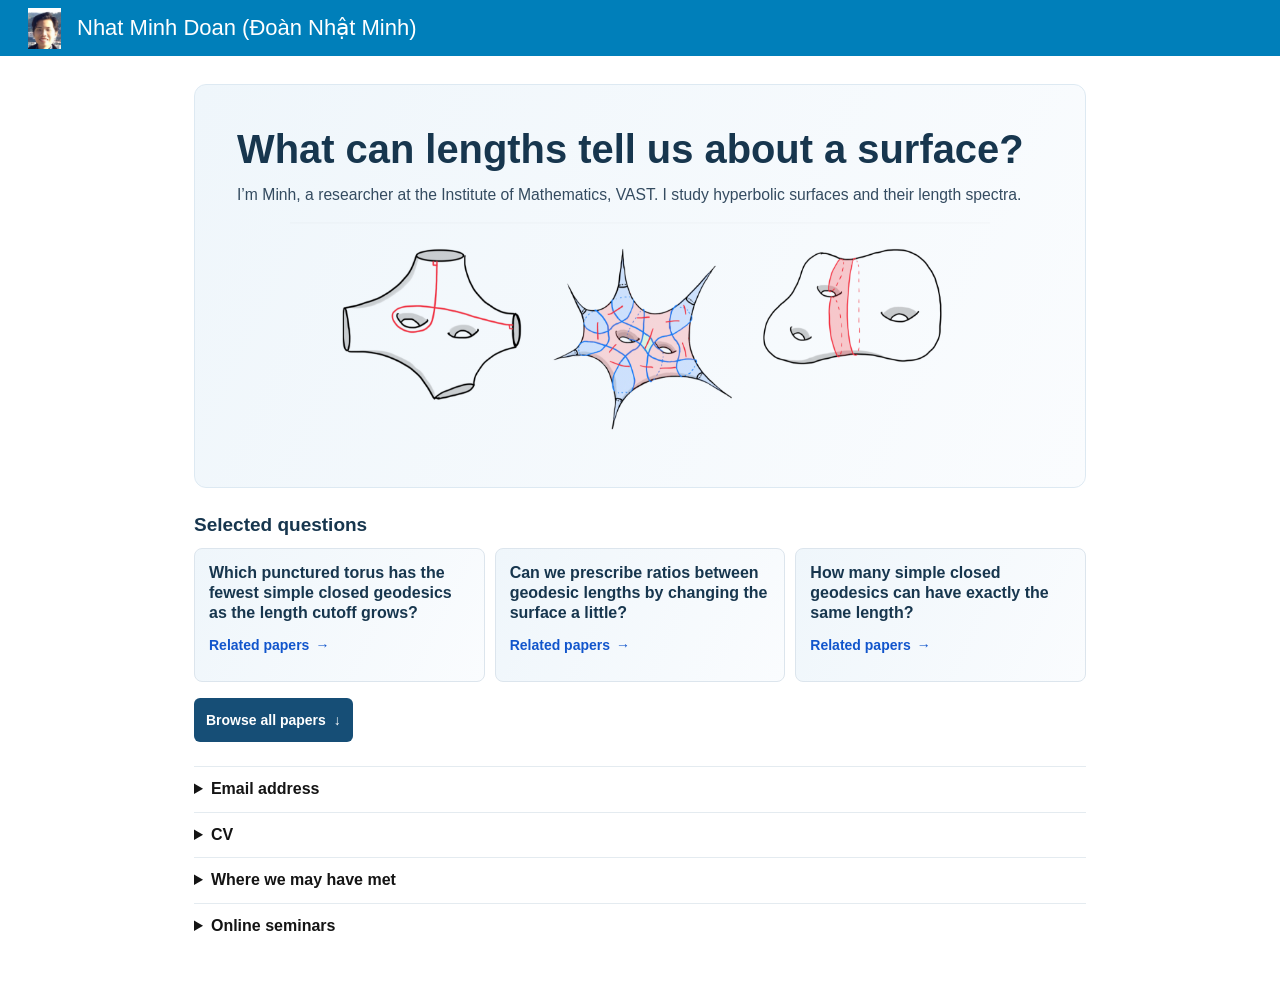
<file: docs/index.html>
<!doctype html>
<html lang="en">
<head>
<meta charset="utf-8">
<!-- Google tag -->
<script>
 (function(){
  var excluded=window['ga-disable-G-0R548MHC6P']===true;
  var url=new URL(window.location.href);
  var preference=url.searchParams.get('exclude_me');
  var ownerActivation=url.searchParams.get('owner_dashboard')==='1';
  if(preference==='1'||ownerActivation)excluded=true;
  try{
   if(preference==='1'||ownerActivation)localStorage.setItem('nhat-minh-doan:analytics-excluded','1');
   if(preference==='0')localStorage.removeItem('nhat-minh-doan:analytics-excluded');
   excluded=excluded||localStorage.getItem('nhat-minh-doan:analytics-excluded')==='1';
  }catch(error){}
  if(preference!==null){
   url.searchParams.delete('exclude_me');
   window.history.replaceState(null,'',url.pathname+url.search+url.hash);
  }
  window.nhatMinhAnalyticsExcluded=excluded;
  window['ga-disable-G-0R548MHC6P']=excluded;
  window.dataLayer = window.dataLayer || [];
  window.gtag=function(){window.dataLayer.push(arguments);};
  if(excluded)return;
  gtag('js', new Date());
  var tag=document.createElement('script');
  tag.async=true;
  tag.src='https://www.googletagmanager.com/gtm.js?id=GTM-NMHRF7PC';
  document.head.appendChild(tag);
 })();
</script>
<!-- End Google tag --><meta name="viewport" content="width=device-width, initial-scale=1">
<title>Nhat Minh Doan (Đoàn Nhật Minh)</title>
<meta name="description" content="Nhat Minh Doan, researcher at the Institute of Mathematics, VAST. Hyperbolic surfaces, length spectra, publications, and contact information.">
<link rel="canonical" href="https://minhmath.github.io/"><link rel="icon" href="assets/favicon.svg" type="image/svg+xml">
<meta property="og:title" content="Nhat Minh Doan (Đoàn Nhật Minh)"><meta property="og:type" content="website"><meta property="og:url" content="https://minhmath.github.io/"><meta property="og:image" content="https://minhmath.github.io/assets/portrait.png">
<link rel="stylesheet" href="assets/site.css?v=c67faffafae4">
<link rel="stylesheet" href="assets/papers.css?v=5d789aa62cdc">
<script>if(window.self!==window.top)location.replace('embed.html'+location.search+location.hash);</script>
<script defer src="assets/site.js?v=731eae763f65" data-catalogue="papers.json"></script>
<script defer src="assets/papers.js?v=59c66432c4aa"></script>
</head>
<body>
<a class="skip-link" href="#main">Skip to main content</a>
<header class="site-header">
 <a class="site-name" href="./"><span class="site-avatar"><img class="site-portrait" src="assets/portrait.png?v=c06f4d04a8ff" width="33" height="41" alt=""></span>Nhat Minh Doan (Đoàn Nhật Minh)</a>
</header>
<main id="main" tabindex="-1">
 <div class="intro content-width">
  <section class="home-intro" aria-labelledby="home-title">
   <h1 id="home-title" class="research-question">What can lengths tell us about a surface?</h1>
   <p class="intro-copy">I’m Minh, a researcher at the Institute of Mathematics, VAST. I study hyperbolic surfaces and their length spectra.</p>
   <figure class="intro-illustration"><img src="assets/surfaces-banner.png?v=8888a01d218e" width="2046" height="652" alt="Illustrations of surfaces, curves, and decompositions"></figure>
  </section>
  <section class="featured-papers" aria-labelledby="featured-heading">
  <h2 id="featured-heading">Selected questions</h2>
  <div class="featured-grid">
   <article class="featured-paper" aria-labelledby="featured-question-geodesic-counts">
    <h3 id="featured-question-geodesic-counts">Which punctured torus has the fewest simple closed geodesics as the length cutoff grows?</h3>
    <a class="featured-action" href="#related-geodesic-counts" data-related-papers="DDD" aria-controls="papers" aria-expanded="false" aria-describedby="featured-question-geodesic-counts">Related papers <span aria-hidden="true">→</span></a>
   </article><article class="featured-paper" aria-labelledby="featured-question-length-ratios">
    <h3 id="featured-question-length-ratios">Can we prescribe ratios between geodesic lengths by changing the surface a little?</h3>
    <a class="featured-action" href="#related-length-ratios" data-related-papers="density" aria-controls="papers" aria-expanded="false" aria-describedby="featured-question-length-ratios">Related papers <span aria-hidden="true">→</span></a>
   </article><article class="featured-paper" aria-labelledby="featured-question-length-multiplicity">
    <h3 id="featured-question-length-multiplicity">How many simple closed geodesics can have exactly the same length?</h3>
    <a class="featured-action" href="#related-length-multiplicity" data-related-papers="DLN SSC" aria-controls="papers" aria-expanded="false" aria-describedby="featured-question-length-multiplicity">Related papers <span aria-hidden="true">→</span></a>
   </article>
  </div>
 </section>
  <details class="bio-section" name="bio-section" id="academic-background">
   <summary>Academic background and links</summary>
   <figure style="margin:12px 0 16px">
    <img src="assets/minh-academic-path.webp?v=de99f80f1b09" width="1620" height="1148" alt="Illustrated academic timeline from Ho Chi Minh City through Nice and Luxembourg to VAST, with a Singapore fellowship branching off the ongoing VAST appointment. A hyperbolic triangle says it is missing some degrees." style="display:block;width:100%;height:auto" loading="lazy" decoding="async">
   </figure>
   <ul class="background-list">
    <li>Researcher (2022–present) at the <a href="https://math.ac.vn/en" target="_blank" rel="noopener noreferrer">Institute of Mathematics, VAST</a>.</li>
    <li><a href="https://snas.org.sg/saseaffellows" target="_blank" rel="noopener noreferrer">SASEA Research Fellow</a> (2024–2026) at the <a href="https://www.math.nus.edu.sg/" target="_blank" rel="noopener noreferrer">National University of Singapore</a>, where I worked with <a href="https://sites.google.com/view/serpeowtan/home" target="_blank" rel="noopener noreferrer">Ser Peow Tan</a>.</li>
    <li>PhD (2018–2022) at the <a href="https://www.uni.lu/fstm-en/research-departments/department-of-mathematics/" target="_blank" rel="noopener noreferrer">University of Luxembourg</a>, where <a href="https://homeweb.unifr.ch/parlierh/pub/index.html" target="_blank" rel="noopener noreferrer">Hugo Parlier</a> supervised my <a href="https://orbilu.uni.lu/handle/10993/50710" target="_blank" rel="noopener noreferrer">thesis</a>.</li>
    <li>Master’s (2016–2017) at the <a href="https://en.wikipedia.org/wiki/Universit%C3%A9_Nice-Sophia-Antipolis" target="_blank" rel="noopener noreferrer">University of Nice Sophia Antipolis</a>, supervised by <a href="https://flab.perso.math.cnrs.fr/" target="_blank" rel="noopener noreferrer">François Labourie</a>.</li>
    <li>BA in Mathematics (2013–2015) at the University of Education, Ho Chi Minh City, Vietnam.</li>
   </ul>
  </details>
  <div class="home-actions">
   <button class="home-primary" id="browse-papers" type="button" aria-expanded="false" aria-controls="papers">Browse all papers <span aria-hidden="true">↓</span></button>
  </div>
  <details class="bio-section" name="bio-section" id="papers">
   <summary>Browse all papers</summary>
   <div class="papers-content">
<div class="related-papers-heading" hidden><h2 tabindex="-1">Related papers</h2></div>
<div id="paper-load" class="paper-load" hidden>
 <span id="paper-load-status" role="status"></span>
 <button id="paper-load-retry" type="button" hidden>Try again</button>
</div>
<table aria-label="List of papers"><thead><tr class="paper-section"><th scope="col">Paper</th><th scope="col" title="Earliest documented public posting, rather than the journal issue date">First online</th><th scope="col">Cited by</th></tr></thead><tbody id="paper-rows"></tbody></table>
<section class="paper-insights" id="paper-insights" aria-label="Citation history and co-authors" hidden>
 <section class="insight-box" aria-labelledby="coauthors-heading">
  <h2 id="coauthors-heading">Co-authors</h2>
  <ul class="coauthor-list" id="coauthor-list"></ul>
 </section>
 <section class="insight-box" aria-labelledby="citation-chart-heading">
  <div class="insight-heading"><h2 id="citation-chart-heading">Citations by year</h2><div class="totals" id="totals" aria-label="Citation totals"></div></div>
  <div id="citation-chart"></div>
  <div class="citation-audit" id="citation-year-records" hidden></div>
 </section>
</section>
</div>
  </details>
  <div class="email-row">
   <details class="email-disclosure" name="bio-section">
    <summary class="email-toggle" aria-controls="email-address">Email address</summary>
   </details>
   <a id="email-address" class="email-address" href="mailto:dnminh@math.ac.vn">dnminh@math.ac.vn</a>
   <span id="email-copy-status" role="status"></span>
   <script>
    const emailDisclosure = document.querySelector('.email-disclosure');
    const emailSummary = emailDisclosure.querySelector('summary');
    const emailAddress = document.getElementById('email-address');
    const emailCopyStatus = document.getElementById('email-copy-status');
    emailDisclosure.addEventListener('toggle', () => {
     if (!emailDisclosure.open) emailCopyStatus.textContent = '';
    });
    emailSummary.addEventListener('click', async () => {
     emailCopyStatus.textContent = '';
     if (emailDisclosure.open || !navigator.clipboard) return;
     try {
      await navigator.clipboard.writeText(emailAddress.textContent.trim());
      if (emailDisclosure.open) emailCopyStatus.textContent = 'Copied';
     } catch {
      // The revealed address is still available to copy manually.
     }
    });
   </script>
  </div>
  <details class="bio-section" name="bio-section" id="cv">
   <summary>CV</summary>
   <div class="cv-content">
<div class="cv-toolbar"><a href="assets/cv.pdf?v=2e29e2039f4c" target="_blank" rel="noopener" download="Nhat_Minh_Doan_CV.pdf">Download PDF</a></div>
<section class="cv-sheet" aria-label="CV page 1 of 3"><img src="assets/cv-page-1.svg?v=8cb3210d9233" width="612" height="792" alt="" aria-hidden="true" loading="lazy"><div class="visually-hidden">Nhat Minh Doan (Đoàn Nhật Minh)


 Affiliation          Institute of Mathematics, Vietnam Academy of Science and Technology
                      Email: dnminh@math.ac.vn
                      Homepage: minhmath.github.io

 Research area        Hyperbolic geometry and low-dimensional topology. My current research concerns the multiplicity of
                      simple closed geodesics on hyperbolic surfaces.

 Education            PhD in Mathematics, University of Luxembourg, Luxembourg                                  2018 - 2022
                      Advisor: Prof. Hugo Parlier
                      Thesis: Quantifying some properties of curves and arcs on hyperbolic surfaces
                      MSc in Mathematics, University of Nice Sophia Antipolis, France                           2016 - 2017
                      Advisor: Prof. François Labourie
                      Thesis: Arithmetic and ergodic theory of hyperbolic surfaces
                      BA in Mathematics, University of Education, Ho Chi Minh City, Vietnam                     2013 - 2015


 Academic             [3] Researcher, Institute of Mathematics, VAST, Vietnam                                 2022 - present
 positions
                      [2] SASEA Research Fellow, National University of Singapore, Singapore                    2024 - 2026
                      Advisor: Prof. Ser Peow Tan
                      [1] Doctoral Researcher, University of Luxembourg, Luxembourg                             2018 - 2022


 Papers               [11] Density of length ratios on Teichmüller space                                               2026
                      (with Hanh Vo)
                      arXiv:2610.24700.
                      [10] Stable-norm boundary geometry on once-punctured tori                                        2026
                      (with Xiaobin Li and Van Nguyen)
                      arXiv:2605.14574. Submitted.
                      [9] Graded Bridgeman dilogarithm identities on hyperbolic surfaces                               2026
                      (with Ara Basmajian, Hugo Parlier and Ser Peow Tan)
                      arXiv:2601.03876. Submitted.
                      [8] Optimal Farey sequence for the congruence subgroup Γ₀(2ⁿ)                                    2026
                      (with Sang-hyun Kim, Mong Lung Lang and Ser Peow Tan)
                      arXiv:2601.01324. Submitted.
                      [7] Some arithmetic aspects of ortho-integral surfaces                                           2026
                      (with Khanh Le)
                      Trans. AMS, 379 (2026), 6365 - 6392. arXiv:2504.09403
                      [6] Some remarks on subgroups of free-by-cyclic groups                                           2026
                      (with Hoang Thanh Nguyen)
                      Vietnam J. Math., 54, 715 - 728 (2026).
                      [5] Self-intersections of arcs on a pair of pants                                                2025
                      (with Hanh Vo)
                      Bull. LMS, 57 (2025), 2190 - 2209. arXiv:2407.17750
                      [4] Optimal special polygons for the congruence subgroups Γ₀(p) and Γ₀(pq)                       2025
                      (with Sang-hyun Kim, Mong Lung Lang and Ser Peow Tan)
                      J. Geom. Anal., Volume 35, 216 (2025). arXiv:2209.13937


Nhat Minh Doan | Updated 10 November 2026                                                                                  1</div><a class="cv-link" href="mailto:dnminh@math.ac.vn" title="dnminh@math.ac.vn" aria-label="dnminh@math.ac.vn" target="_blank" rel="noopener noreferrer" style="left:25.52310%;top:14.00253%;width:14.62292%;height:1.62121%"></a><a class="cv-link" href="https://minhmath.github.io/" title="https://minhmath.github.io/" aria-label="https://minhmath.github.io/" target="_blank" rel="noopener noreferrer" style="left:28.92080%;top:15.63131%;width:13.79229%;height:1.62121%"></a><a class="cv-link" href="https://arxiv.org/abs/2610.24700" title="arXiv version: Density of length ratios on Teichmüller space" aria-label="arXiv version: Density of length ratios on Teichmüller space" target="_blank" rel="noopener noreferrer" style="left:23.77474%;top:50.66919%;width:31.94694%;height:1.62121%"></a><a class="cv-link" href="https://arxiv.org/abs/2605.14574" title="arXiv version: Stable-norm boundary geometry on once-punctured tori" aria-label="arXiv version: Stable-norm boundary geometry on once-punctured tori" target="_blank" rel="noopener noreferrer" style="left:23.77474%;top:55.93434%;width:39.08382%;height:1.62121%"></a><a class="cv-link" href="https://arxiv.org/abs/2601.03876" title="arXiv version: Graded Bridgeman dilogarithm identities on hyperbolic surfaces" aria-label="arXiv version: Graded Bridgeman dilogarithm identities on hyperbolic surfaces" target="_blank" rel="noopener noreferrer" style="left:22.90056%;top:61.19949%;width:45.05627%;height:1.62121%"></a><a class="cv-link" href="https://arxiv.org/abs/2601.01324" title="arXiv version: Optimal Farey sequence for the congruence subgroup Γ₀(2ⁿ)" aria-label="arXiv version: Optimal Farey sequence for the congruence subgroup Γ₀(2ⁿ)" target="_blank" rel="noopener noreferrer" style="left:22.90056%;top:66.46465%;width:42.12639%;height:1.62121%"></a><a class="cv-link" href="https://doi.org/10.1090/tran/9657" title="Some arithmetic aspects of ortho-integral surfaces" aria-label="Some arithmetic aspects of ortho-integral surfaces" target="_blank" rel="noopener noreferrer" style="left:22.90056%;top:71.72980%;width:35.10049%;height:1.62121%"></a><a class="cv-link" href="https://arxiv.org/abs/2504.09403" title="arXiv version: Some arithmetic aspects of ortho-integral surfaces" aria-label="arXiv version: Some arithmetic aspects of ortho-integral surfaces" target="_blank" rel="noopener noreferrer" style="left:47.86257%;top:74.98737%;width:12.77127%;height:1.62121%"></a><a class="cv-link" href="https://doi.org/10.1007/s10013-025-00762-x" title="Some remarks on subgroups of free-by-cyclic groups" aria-label="Some remarks on subgroups of free-by-cyclic groups" target="_blank" rel="noopener noreferrer" style="left:22.90056%;top:76.99495%;width:37.19119%;height:1.62121%"></a><a class="cv-link" href="https://doi.org/10.1112/blms.70088" title="Self-intersections of arcs on a pair of pants" aria-label="Self-intersections of arcs on a pair of pants" target="_blank" rel="noopener noreferrer" style="left:22.90056%;top:82.26010%;width:29.95528%;height:1.62121%"></a><a class="cv-link" href="https://arxiv.org/abs/2407.17750" title="arXiv version: Self-intersections of arcs on a pair of pants" aria-label="arXiv version: Self-intersections of arcs on a pair of pants" target="_blank" rel="noopener noreferrer" style="left:45.82480%;top:85.51768%;width:12.77127%;height:1.62121%"></a><a class="cv-link" href="https://doi.org/10.1007/s12220-025-02051-y" title="Optimal special polygons for the congruence subgroups Γ₀(p) and Γ₀(pq)" aria-label="Optimal special polygons for the congruence subgroups Γ₀(p) and Γ₀(pq)" target="_blank" rel="noopener noreferrer" style="left:22.90056%;top:87.52525%;width:51.06542%;height:1.62121%"></a><a class="cv-link" href="https://arxiv.org/abs/2209.13937" title="arXiv version: Optimal special polygons for the congruence subgroups Γ₀(p) and Γ₀(pq)" aria-label="arXiv version: Optimal special polygons for the congruence subgroups Γ₀(p) and Γ₀(pq)" target="_blank" rel="noopener noreferrer" style="left:49.12348%;top:90.78283%;width:12.77126%;height:1.62121%"></a></section><section class="cv-sheet" aria-label="CV page 2 of 3"><img src="assets/cv-page-2.svg?v=fd27468daa6c" width="612" height="792" alt="" aria-hidden="true" loading="lazy"><div class="visually-hidden">[3] Ortho-integral surfaces                                                                     2025
                      Adv. Math., Volume 466, April 2025, 110162. arXiv:2112.10694
                      [2] Geometric filling curves on punctured surfaces                                              2023
                      Glasgow Math. J., Volume 65, Issue 2, May 2023, pp. 383 - 400. arXiv:2012.02461
                      [1] Measuring pants                                                                             2023
                      (with Hugo Parlier and Ser Peow Tan)
                      Trans. AMS, 376 (2023), 5281 - 5306. arXiv:2002.02738

 Other                [1] Almost all simple lengths are unique up to isometry                                         2026
 writings             hexagon:2610.00298v1.
                      [2] The torus with asymptotically the fewest simple closed geodesics                            2026
                      (with Phuc Thinh Dang and Trong Toan Dao)
                      hexagon:2610.00159v1.

 Referee work         International Mathematics Research Notices; Proceedings of the American Mathematical Society;
                      Mathematische Annalen; Transactions of the American Mathematical Society; Conformal Geometry
                      and Dynamics.

 Talks                [28] McShane birthday conference, Hebei Normal University, China                    Aug-Sep 2026
                      [27] Seminar, TIMAS, Thang Long University, Vietnam                                     June 2026
                      [26] Topology, Geometry and Dynamics Seminar, NUS, Singapore                            May 2026
                      [25] Topology and Geometry Seminar, Southwest Jiaotong University, China              March 2026
                      [24] Workshop on Geometry and related topics, Phu Tho, Vietnam                           Jul 2025
                      [23] Grad Student Seminar, NUS, Singapore                                                Apr 2025
                      [22] Teichmüller Theory and Flat Structures, MATRIX, Creswick, Australia                Mar 2025
                      [21] Workshop on Dynamics and Related Topics, IMS, NUS, Singapore                       Mar 2025
                      [20] Workshop on Geometry and Dynamics in Low Dimensions, IMVAST, Hanoi                  Jan 2025
                      [19] Scientific workshop for young researchers, Vinh Phuc, Vietnam                       Sep 2024
                      [18] IMVAST-OCAMI Joint Conference, Osaka Metropolitan University, Japan                May 2024
                      [17] Geometry and Topology Seminar, KIAS, Korea                                         Mar 2024
                      [16] Hyperbolic Geometry of Numbers, KIAS, Seoul, South Korea                           Dec 2023
                      [15] JSPS-VAST Workshop, FPT University Quy Nhon, Vietnam                                Sep 2023
                      [14] Mathematics workshop and related fields, Ha Tinh University, Vietnam                Apr 2023
                      [13] JSPS-VAST Bilateral Joint Research Project Workshop, IMVAST                        Dec 2022
                      [12] Algebra and Number Theory Seminar, IMVAST                                          Nov 2022
                      [11] Scientific conference on Geometry, Analysis and Applications, Phu Tho,              Oct 2022
                      Vietnam
                      [10] Topology and Geometry Seminar, NUS, Singapore                                       Sep 2022
                      [9] Scientific workshop for young researchers, Vinh Phuc, Vietnam                       Aug 2022
                      [8] Japan-Vietnam Singularity Seminar (Online), IMVAST                                   Apr 2022
                      [7] Mostly Teichmüller Spaces Seminar (Online), Queens College, USA                     Mar 2022
                      [6] Ph.D. Defense, Geometry Winter Workshop, Luxembourg                                  Jan 2022
                      [5] Topology and Geometry Seminar (Online), IMVAST                                      Nov 2021
                      [4] Topology and Geometry Seminar (Online), VNU, Ho Chi Minh City, Vietnam               Oct 2021
                      [3] PhD Away Days (Online), University of Luxembourg, Luxembourg                         Oct 2020
                      [2] PhD Seminar (Online), University of Luxembourg, Luxembourg                          May 2020


Nhat Minh Doan | Updated 10 November 2026                                                                               2</div><a class="cv-link" href="https://doi.org/10.1016/j.aim.2025.110162" title="Ortho-integral surfaces" aria-label="Ortho-integral surfaces" target="_blank" rel="noopener noreferrer" style="left:22.90056%;top:5.30303%;width:16.16556%;height:1.62121%"></a><a class="cv-link" href="https://arxiv.org/abs/2112.10694" title="arXiv version: Ortho-integral surfaces" aria-label="arXiv version: Ortho-integral surfaces" target="_blank" rel="noopener noreferrer" style="left:53.49609%;top:6.93182%;width:12.77127%;height:1.62121%"></a><a class="cv-link" href="https://doi.org/10.1017/S0017089522000404" title="Geometric filling curves on punctured surfaces" aria-label="Geometric filling curves on punctured surfaces" target="_blank" rel="noopener noreferrer" style="left:22.90056%;top:8.93939%;width:32.86722%;height:1.62121%"></a><a class="cv-link" href="https://arxiv.org/abs/2012.02461" title="arXiv version: Geometric filling curves on punctured surfaces" aria-label="arXiv version: Geometric filling curves on punctured surfaces" target="_blank" rel="noopener noreferrer" style="left:66.31603%;top:10.56818%;width:12.77127%;height:1.62121%"></a><a class="cv-link" href="https://doi.org/10.1090/tran/8893" title="Measuring pants" aria-label="Measuring pants" target="_blank" rel="noopener noreferrer" style="left:22.90056%;top:12.57576%;width:11.60511%;height:1.62121%"></a><a class="cv-link" href="https://arxiv.org/abs/2002.02738" title="arXiv version: Measuring pants" aria-label="arXiv version: Measuring pants" target="_blank" rel="noopener noreferrer" style="left:47.86257%;top:15.83333%;width:12.77127%;height:1.62121%"></a><a class="cv-link" href="https://hexagonmath.org/2610.00298" title="Almost all simple lengths are unique up to isometry" aria-label="Almost all simple lengths are unique up to isometry" target="_blank" rel="noopener noreferrer" style="left:22.90056%;top:19.73485%;width:36.22480%;height:1.62121%"></a><a class="cv-link" href="https://hexagonmath.org/2610.00159" title="The torus with asymptotically the fewest simple closed geodesics" aria-label="The torus with asymptotically the fewest simple closed geodesics" target="_blank" rel="noopener noreferrer" style="left:22.90056%;top:23.37121%;width:45.73838%;height:1.62121%"></a><a class="cv-link" href="https://ahdoc.github.io/hyperbolic2026shijiazhuang/abstract" title="https://ahdoc.github.io/hyperbolic2026shijiazhuang/abstract" aria-label="https://ahdoc.github.io/hyperbolic2026shijiazhuang/abstract" target="_blank" rel="noopener noreferrer" style="left:23.77474%;top:37.68939%;width:44.66614%;height:1.62121%"></a><a class="cv-link" href="https://sites.google.com/view/hygen2023" title="https://sites.google.com/view/hygen2023" aria-label="https://sites.google.com/view/hygen2023" target="_blank" rel="noopener noreferrer" style="left:23.77474%;top:61.78030%;width:24.03320%;height:1.62121%"></a></section><section class="cv-sheet" aria-label="CV page 3 of 3"><img src="assets/cv-page-3.svg?v=e88376d462c9" width="612" height="792" alt="" aria-hidden="true" loading="lazy"><div class="visually-hidden">[1] School on Geometry and Dynamics on Hyperbolic Surfaces, Switzerland                   Aug 2018


 Services             [3] Co-organizing Geometry and Dynamics in Low Dimensions Workshop, Hanoi                  Jan 2025
                      With S. Kim, T. Koberda, C. Leininger, S. P. Tan, T. T. Nguyen, T. D. Do, and V. T.
                      Tran
                      [2] Co-organizing Geometry, Topology &amp; Dynamics Seminar, National University            2024 - 2026
                      of Singapore
                      With Tengren Zhang and Daren Wei
                      [1] Co-writing a short comic story: Maths, Magic and Maryam                                    2020


 Advising             [3] Undergraduate student: Phuc Thinh Dang                                            2026 - present
                      [2] PhD student: Van Nguyen                                                           2025 - present
                      [1] Vietnamese REU students: Trong Toan Dao and Anh Tuan Nguyen                         2023 - 2024
                      Co-supervised with Ser Peow Tan

 Teaching             [5] Modern Geometry, Master program, Institute of Mathematics, VAST                            2023
                      [4] Probability, Applied Mathematics and Data Science students, Vietnam France                 2022
                      University
                      [3] Linear Algebra (teaching assistant), University of Engineering and Technology              2022
                      [2] Analysis for Applications (teaching assistant), University of Luxembourg            2018 - 2020
                      [1] Elementary Mathematics, children aged 5-10, Mathnasium Vietnam                      2012 - 2013


 Awards               [1] Excellent Doctoral Thesis Award, University of Luxembourg                                  2022


 Grants               [5] Singapore Academies South-East Asia Fellowship, hosted at the National              2024 - 2026
                      University of Singapore
                      [4] NAFOSTED, Vietnam (2 years)                                                         2024 - 2026
                      [3] Research Grant, Institute of Mathematics, VAST, Vietnam (2 years)                   2022 - 2024
                      [2] PRIDE Grant, Fonds National de la Recherche, Luxembourg (4 years)                   2018 - 2022
                      [1] Master 2 Excellence Scholarship (10 months)                                         2016 - 2017
                      J. A. Dieudonné Mathematics Laboratory, Nice, France

 References           Prof. Ara Basmajian                                Prof. François Labourie
                      Hunter College, CUNY                               EPFL, Institute of Mathematics
                      abasmajian@gc.cuny.edu                             francois.labourie@epfl.ch

                      Prof. Martin Bridgeman                             Prof. Hugo Parlier
                      Boston College                                     University of Fribourg
                      bridgem@bc.edu                                     hugo.parlier@unifr.ch

                      Prof. Sang-Hyun Kim                                Prof. Ser Peow Tan
                      Korea Institute for Advanced Study                 National University of Singapore
                      kimsh@kias.re.kr                                   mattansp@nus.edu.sg


 Hobbies              Table tennis, badminton, hiking




Nhat Minh Doan | Updated 10 November 2026                                                                              3</div><a class="cv-link" href="https://sciencecomics.uni.lu/math-magic-and-maryam/" title="https://sciencecomics.uni.lu/math-magic-and-maryam/" aria-label="https://sciencecomics.uni.lu/math-magic-and-maryam/" target="_blank" rel="noopener noreferrer" style="left:45.28613%;top:19.73485%;width:19.03310%;height:1.62121%"></a><a class="cv-link" href="https://www.uni.lu/fstm-fr/news/excellent-doctoral-thesis-awards-2022-in-science/" title="https://www.uni.lu/fstm-fr/news/excellent-doctoral-thesis-awards-2022-in-science/" aria-label="https://www.uni.lu/fstm-fr/news/excellent-doctoral-thesis-awards-2022-in-science/" target="_blank" rel="noopener noreferrer" style="left:22.90056%;top:46.74242%;width:23.35194%;height:1.62121%"></a><a class="cv-link" href="https://snas.org.sg/saseaffellows" title="https://snas.org.sg/saseaffellows" aria-label="https://snas.org.sg/saseaffellows" target="_blank" rel="noopener noreferrer" style="left:22.90056%;top:50.64394%;width:35.25330%;height:1.62121%"></a><a class="cv-link" href="mailto:abasmajian@gc.cuny.edu" title="abasmajian@gc.cuny.edu" aria-label="abasmajian@gc.cuny.edu" target="_blank" rel="noopener noreferrer" style="left:20.42484%;top:69.09091%;width:17.92160%;height:1.62121%"></a><a class="cv-link" href="mailto:francois.labourie@epfl.ch" title="francois.labourie@epfl.ch" aria-label="francois.labourie@epfl.ch" target="_blank" rel="noopener noreferrer" style="left:57.27124%;top:69.09091%;width:18.21186%;height:1.62121%"></a><a class="cv-link" href="mailto:bridgem@bc.edu" title="bridgem@bc.edu" aria-label="bridgem@bc.edu" target="_blank" rel="noopener noreferrer" style="left:20.42484%;top:75.11364%;width:12.04819%;height:1.62121%"></a><a class="cv-link" href="mailto:hugo.parlier@unifr.ch" title="hugo.parlier@unifr.ch" aria-label="hugo.parlier@unifr.ch" target="_blank" rel="noopener noreferrer" style="left:57.27124%;top:75.11364%;width:15.59188%;height:1.62121%"></a><a class="cv-link" href="mailto:kimsh@kias.re.kr" title="kimsh@kias.re.kr" aria-label="kimsh@kias.re.kr" target="_blank" rel="noopener noreferrer" style="left:20.42484%;top:81.13636%;width:12.38967%;height:1.62121%"></a><a class="cv-link" href="mailto:mattansp@nus.edu.sg" title="mattansp@nus.edu.sg" aria-label="mattansp@nus.edu.sg" target="_blank" rel="noopener noreferrer" style="left:57.27124%;top:81.13636%;width:15.30418%;height:1.62121%"></a></section></div>
  </details>
  <details class="bio-section" name="bio-section" id="where-we-may-have-met">
   <summary>Where we may have met</summary>
   <ul class="meeting-list">
    <li>August–September 2026 · <strong>Shijiazhuang, China</strong> — <a href="https://ahdoc.github.io/hyperbolic2026shijiazhuang/abstract" target="_blank" rel="noopener noreferrer">Hyperbolic 2026 at Hebei Normal University</a></li>
    <li>July–August 2026 · <strong>Jeju, South Korea</strong> — <a href="https://sites.google.com/view/2k-gate-workshop-3/home" target="_blank" rel="noopener noreferrer">2K-GATE Conference III</a></li>
    <li>June 2026 · <strong>Hanoi, Vietnam</strong> — Seminar, Thang Long Institute of Mathematics and Applied Sciences</li>
    <li>May 2026 · <strong>Singapore</strong> — <a href="https://www.math.nus.edu.sg/category/events/colloquia-seminars/topology-geometry-dynamics/page/2/" target="_blank" rel="noopener noreferrer">McShane–Rivin Norm Balls and Simple-Length Multiplicities, NUS Topology, Geometry and Dynamics Seminar</a></li>
    <li>April 2026 · <strong>Lausanne, Switzerland</strong> — <a href="https://bernoulli.epfl.ch/programs/the-geometry-and-spectra-of-hyperbolic-surfaces-and-other-manifolds/" target="_blank" rel="noopener noreferrer">Geometry and Spectra of Compact Riemann Surfaces, EPFL</a></li>
    <li>April 2026 · <strong>Hefei, China</strong> — <a href="https://shinpeibaba.com/Teichmueller2026/main.php" target="_blank" rel="noopener noreferrer">Teichmüller Theory and Related Topics</a></li>
    <li>March 2026 · <strong>Chengdu, China</strong> — <a href="https://faculty.swjtu.edu.cn/lixiaobin1/zh_CN/article/363471/content/1862.htm" target="_blank" rel="noopener noreferrer">Geometry and Topology Seminar, Southwest Jiaotong University</a></li>
    <li>August 2025 · <strong>Singapore</strong> — <a href="https://ims.nus.edu.sg/events/arithmeticdynamics/" target="_blank" rel="noopener noreferrer">Arithmetic Dynamics and Diophantine Geometry, IMS–NUS</a></li>
    <li>July 2025 · <strong>Phú Thọ, Vietnam</strong> — Workshop on Geometry and Related Topics</li>
    <li>June 2025 · <strong>Hanoi, Vietnam</strong> — <a href="https://www.viasm.edu.vn/en/hdkh/School-Topo-Geo-2025?userkey=program" target="_blank" rel="noopener noreferrer">VIASM–ICTP Summer School on Quantum Topology and Hyperbolic Geometry</a></li>
    <li>June 2025 · <strong>Phú Quốc, Vietnam</strong> — <a href="https://viasm.edu.vn/en/hdkh/Conf-Topo-Geo-2025" target="_blank" rel="noopener noreferrer">Conference on Quantum Topology and Hyperbolic Geometry, VIASM–Clay</a></li>
    <li>April 2025 · <strong>Singapore</strong> — Graduate Student Seminar, NUS</li>
    <li>March 2025 · <strong>Creswick, Australia</strong> — <a href="https://www.matrix-inst.org.au/events/teichmuller-theory-and-flat-structures/" target="_blank" rel="noopener noreferrer">Teichmüller Theory and Flat Structures, MATRIX</a></li>
    <li>March 2025 · <strong>Singapore</strong> — <a href="https://ims.nus.edu.sg/events/dynamicstopics/" target="_blank" rel="noopener noreferrer">Workshop on Dynamics and Related Topics, IMS–NUS</a></li>
    <li>January 2025 · <strong>Hanoi, Vietnam</strong> — <a href="https://math.ac.vn/conference/gdld2025" target="_blank" rel="noopener noreferrer">Geometry and Dynamics in Low Dimensions</a></li>
    <li>September 2024 · <strong>Vĩnh Phúc, Vietnam</strong> — <a href="https://math.ac.vn/conference/GGTH2024" target="_blank" rel="noopener noreferrer">Gặp gỡ Toán học 2024, workshop for early-career researchers</a></li>
    <li>June 2024 · <strong>Singapore</strong> — <a href="https://ims.nus.edu.sg/events/computational-aspects-of-thin-groups/" target="_blank" rel="noopener noreferrer">Computational Aspects of Thin Groups, IMS–NUS</a></li>
    <li>May 2024 · <strong>Osaka, Japan</strong> — <a href="https://math.ac.vn/en/conference/imvastocami2024" target="_blank" rel="noopener noreferrer">IMVAST–OCAMI Joint Conference on Selected Areas in Mathematics</a></li>
    <li>March 2024 · <strong>Seoul, South Korea</strong> — <a href="https://www.kias.re.kr/kias/activities/seminars/view.do?edate=&amp;menuNo=402021&amp;mjrcdnm=&amp;pageIndex=1&amp;schoolsCd=M&amp;sdate=2024-03-09&amp;seqno=PGN1720240318-0001" target="_blank" rel="noopener noreferrer">Geometry and Topology Seminar, KIAS</a></li>
    <li>December 2023 · <strong>Seoul, South Korea</strong> — <a href="https://sites.google.com/view/hygen2023" target="_blank" rel="noopener noreferrer">Hyperbolic Geometry of Numbers, KIAS</a></li>
    <li>September 2023 · <strong>Quy Nhơn, Vietnam</strong> — <a href="https://sites.google.com/keio.jp/jv2021-2024/jv2023-workshop" target="_blank" rel="noopener noreferrer">Topology of Singularities and Related Topics, JSPS–VAST</a></li>
    <li>August 2023 · <strong>Hạ Long, Vietnam</strong> — <a href="https://indico.ictp.it/event/10196/session/7/" target="_blank" rel="noopener noreferrer">Topics in Contemporary Differential Geometry, VIASM–ICTP Summer School workshop</a></li>
    <li>August 2023 · <strong>Hanoi, Vietnam</strong> — <a href="https://indico.ictp.it/event/10196/" target="_blank" rel="noopener noreferrer">VIASM–ICTP Summer School on Differential Geometry</a></li>
    <li>April 2023 · <strong>Hà Tĩnh, Vietnam</strong> — <a href="https://htu.edu.vn/tin-t%E1%BB%A9c-s%E1%BB%B1-ki%E1%BB%87n/1500-h%E1%BB%99i-th%E1%BA%A3o-khoa-h%E1%BB%8Dc-%E2%80%9Cto%C3%A1n-h%E1%BB%8Dc-v%C3%A0-c%C3%A1c-ng%C3%A0nh-li%C3%AAn-quan%E2%80%9D?highlight=WyJ2aVx1MWVjN3QiXQ%3D%3D" target="_blank" rel="noopener noreferrer">Mathematics and Related Fields, Hà Tĩnh University</a></li>
    <li>December 2022 · <strong>Hanoi, Vietnam</strong> — <a href="https://sites.google.com/keio.jp/jv2021-2024/jv2022-workshop-in-hanoi" target="_blank" rel="noopener noreferrer">JSPS–VAST Joint Research Workshop</a></li>
    <li>November 2022 · <strong>Hanoi, Vietnam</strong> — Algebra and Number Theory Seminar, Institute of Mathematics, VAST</li>
    <li>October 2022 · <strong>Phú Thọ, Vietnam</strong> — <a href="https://math.ac.vn/en/conference/hoi-thao-khoa-hoc-hinh-hoc-giai-tich-va-ung-dung" target="_blank" rel="noopener noreferrer">Geometry, Analysis and Applications</a></li>
    <li>September 2022 · <strong>Singapore</strong> — <a href="https://www.math.nus.edu.sg/category/events/colloquia-seminars/topology-geometry-dynamics/page/14/" target="_blank" rel="noopener noreferrer">Measuring Pants, NUS Topology and Geometry Seminar</a></li>
    <li>August 2022 · <strong>Vĩnh Phúc, Vietnam</strong> — <a href="https://maths.hpu2.edu.vn/hoi-thao-khoa-hoc-cap-khoa--gap-go-toan-hoc-2022--hoi-thao-khoa-hoc-cac-nha-nghien-cuu-tre--thanh-cong-ruc-ro.html" target="_blank" rel="noopener noreferrer">Gặp gỡ Toán học 2022, workshop for early-career researchers</a></li>
    <li>January 2022 · <strong>Luxembourg</strong> — Geometry Winter Workshop and PhD defence, University of Luxembourg</li>
    <li>October 2019 · <strong>Bordeaux, France</strong> — <a href="https://math.uni.lu/docsem/f/away_days2019/2019-PhDAwayDays_Abstracts.pdf" target="_blank" rel="noopener noreferrer">PhD Away Days, University of Luxembourg and University of Bordeaux</a></li>
    <li>July 2019 · <strong>Chiang Mai, Thailand</strong> — <a href="https://www.math.science.cmu.ac.th/lst/Poster2019-05-13.pdf" target="_blank" rel="noopener noreferrer">Combinatorial and Algebraic Aspects of Geometric Structures, Chiang Mai University</a></li>
    <li>July 2019 · <strong>Luxembourg</strong> — <a href="https://gaati.org/rahm/InteractionsConference/" target="_blank" rel="noopener noreferrer">Interactions between Hyperbolic Geometry and Number Theory, University of Luxembourg</a></li>
    <li>May 2019 · <strong>Barcelona, Spain</strong> — <a href="https://www.crm.cat/wp-content/uploads/2020/07/Memoria2019web.pdf#page=62" target="_blank" rel="noopener noreferrer">Advanced Course on Geometry, Topology and Algebra, Centre de Recerca Matemàtica</a></li>
    <li>August 2018 · <strong>Les Diablerets, Switzerland</strong> — <a href="https://www.cuso.ch/fileadmin/cuso/rapports_annuels/Rapport_CUSO_2018.pdf" target="_blank" rel="noopener noreferrer">Geometry and Dynamics on Hyperbolic Surfaces, CUSO</a></li>
    <li>June 2018 · <strong>Luxembourg</strong> — <a href="https://math.uni.lu/quantmod/part.html" target="_blank" rel="noopener noreferrer">QUANTMOD2, Quantization and Moduli Spaces</a></li>
    <li>May 2018 · <strong>Heidelberg, Germany</strong> — <a href="https://math.uni.lu/docsem/away_days/2018.html" target="_blank" rel="noopener noreferrer">PhD Away Days, University of Luxembourg</a></li>
    <li>May 2018 · <strong>Nancy, France</strong> — <a href="https://sos.loria.fr/kickoff.html" target="_blank" rel="noopener noreferrer">Structures on Surfaces (SoS) Kick-off Meeting, Inria–LORIA</a></li>
    <li>September 2015 · <strong>Hanoi, Vietnam</strong> — <a href="https://www.viasm.edu.vn/hdkh/sm-lts?userkey=danh-sach-dai-bieu" target="_blank" rel="noopener noreferrer">Number Theory from Classical to Modern, VIASM Summer School</a></li>
   </ul>
  </details>
  <details class="bio-section" name="bio-section" id="seminars">
   <summary>Online seminars</summary>
   <div class="seminar-link"><a href="https://sites.google.com/view/nhatminhdoan" target="_blank" rel="noopener noreferrer">Hyperbolic Geometry &amp; Related Topics Online Seminar</a></div>
  </details>
  <script>
   const bioSections = document.querySelectorAll('details[name="bio-section"]');
   function closeOtherBioSections(activeSection) {
    for (const section of bioSections) {
     if (section !== activeSection && section.open) section.open = false;
    }
   }
   // Older browsers support details but ignore the name attribute.
   for (const section of bioSections) {
    section.addEventListener('toggle', () => {
     if (section.open) closeOtherBioSections(section);
    });
   }
   function openBioSectionFromHash() {
    const section = document.getElementById(location.hash.slice(1));
    if (!section?.matches('details.bio-section') || section.id === 'papers') return;
    closeOtherBioSections(section);
    section.open = true;
    requestAnimationFrame(() => {
     if (!section.open) return;
     section.querySelector('summary').focus({preventScroll: true});
     section.scrollIntoView({block: 'start'});
    });
   }
   openBioSectionFromHash();
   window.addEventListener('hashchange', openBioSectionFromHash);
  </script>
 </div>
</main>
</body>
</html>
</file>
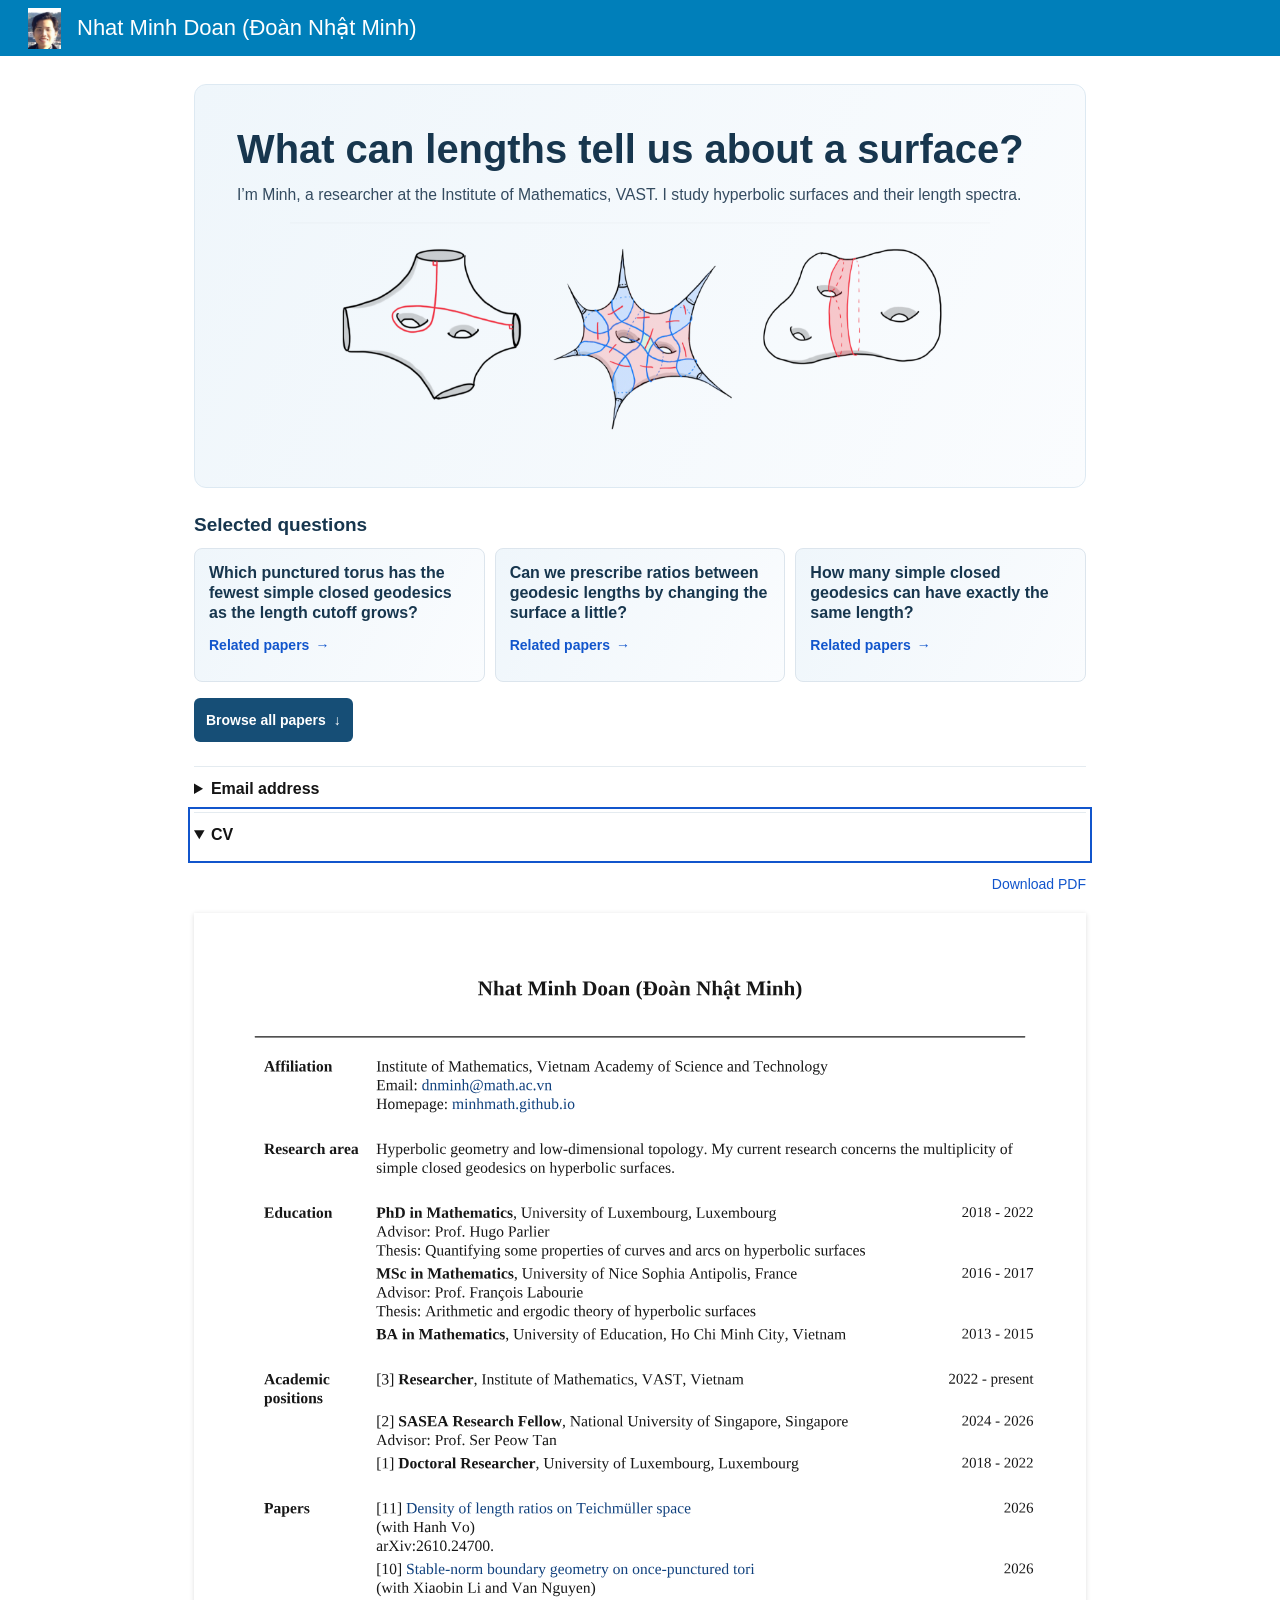
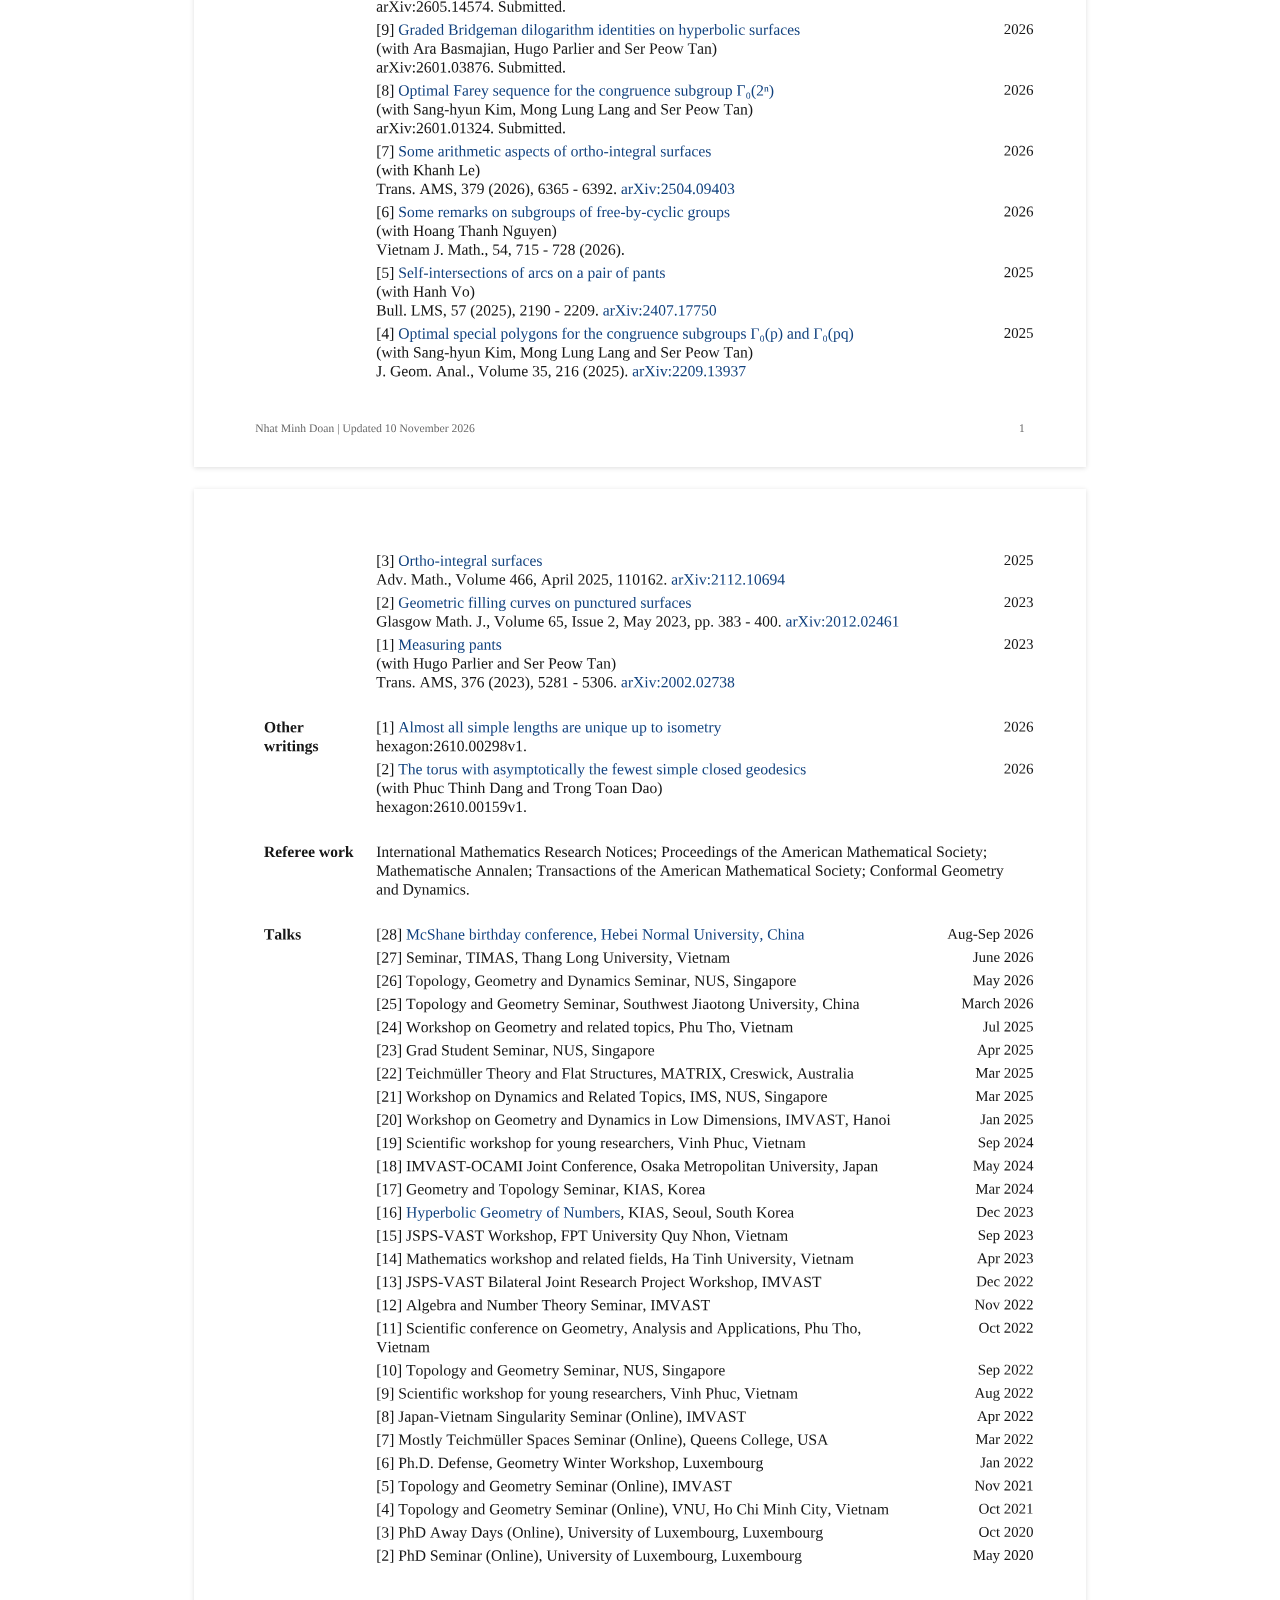
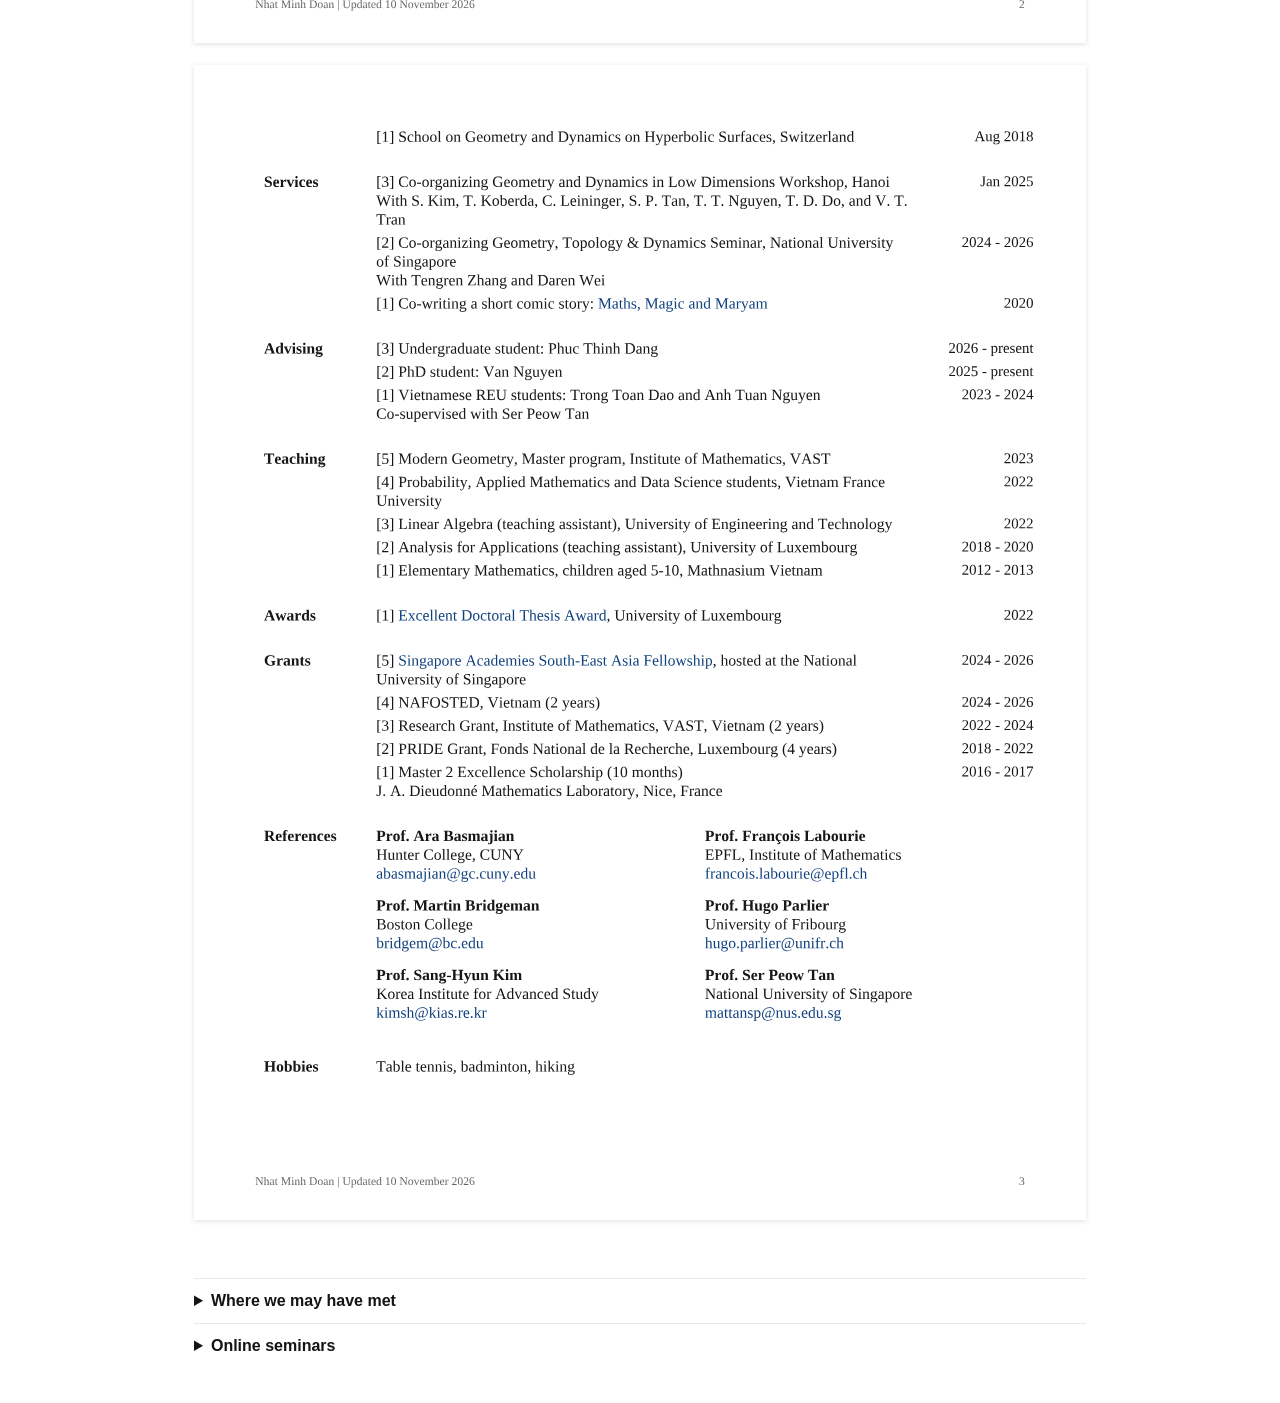
<file: docs/cv/index.html>
<!doctype html><html lang="en"><head><meta charset="utf-8">
<meta name="viewport" content="width=device-width, initial-scale=1">
<title>CV — Nhat Minh Doan</title><link rel="canonical" href="https://minhmath.github.io/">
<script>location.replace('../' + location.search + "#cv");</script>
<noscript><meta http-equiv="refresh" content="0;url=../#cv"></noscript>
</head><body><a href="../#cv">Open CV on Bio</a></body></html>
</file>
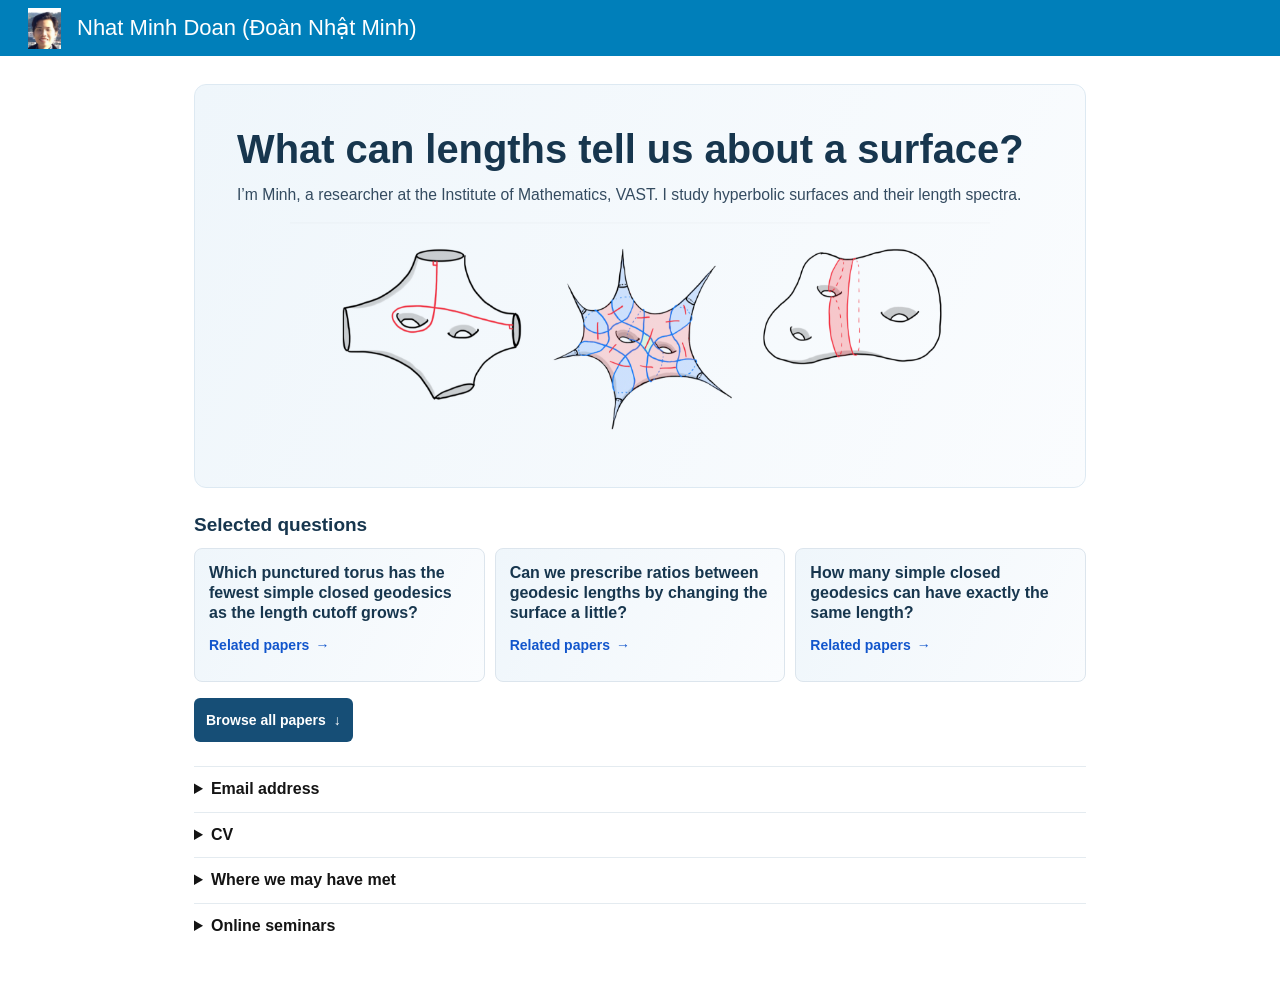
<file: docs/homepage/index.html>
<!doctype html><html lang="en"><head><meta charset="utf-8">
<meta name="viewport" content="width=device-width, initial-scale=1"><title>Nhat Minh Doan</title>
<link rel="canonical" href="https://minhmath.github.io/">
<script>location.replace('../' + location.search + location.hash);</script>
<noscript><meta http-equiv="refresh" content="0;url=../"></noscript>
</head><body><a href="../">Bio</a></body></html>
</file>
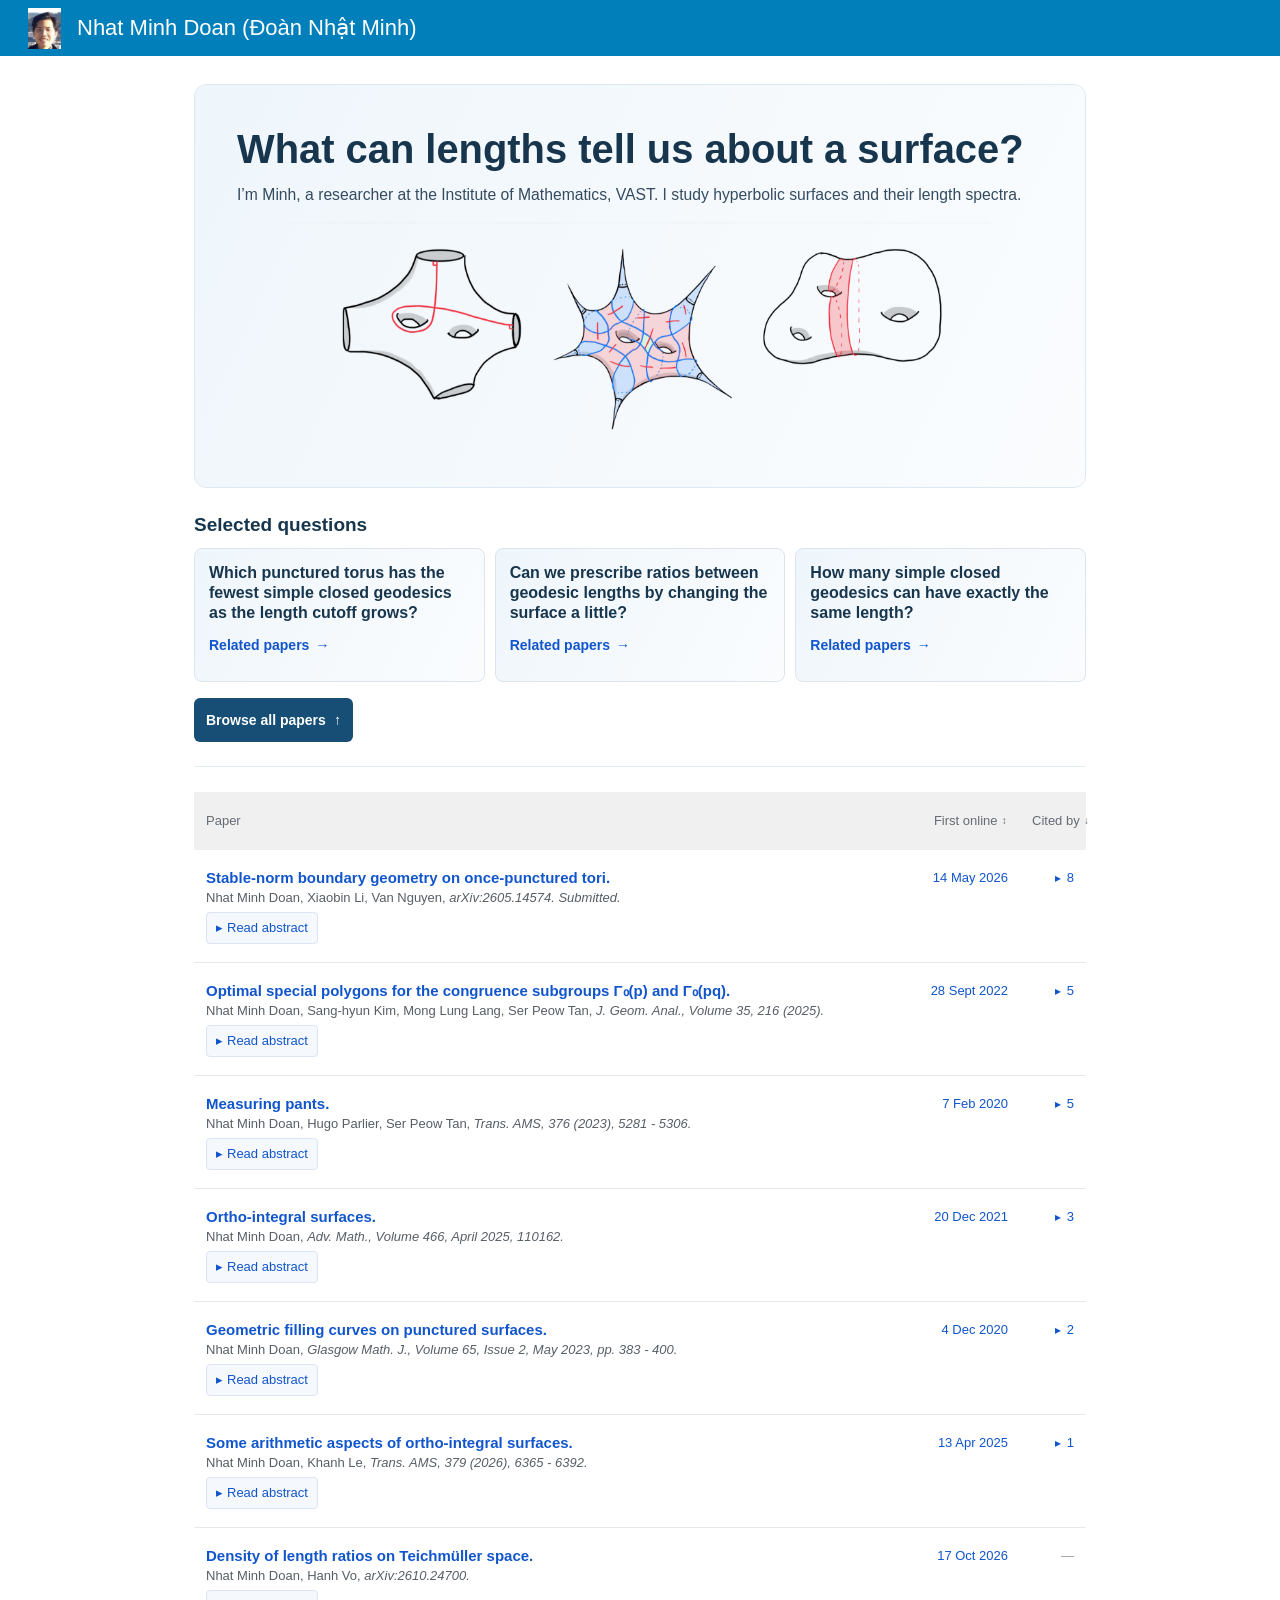
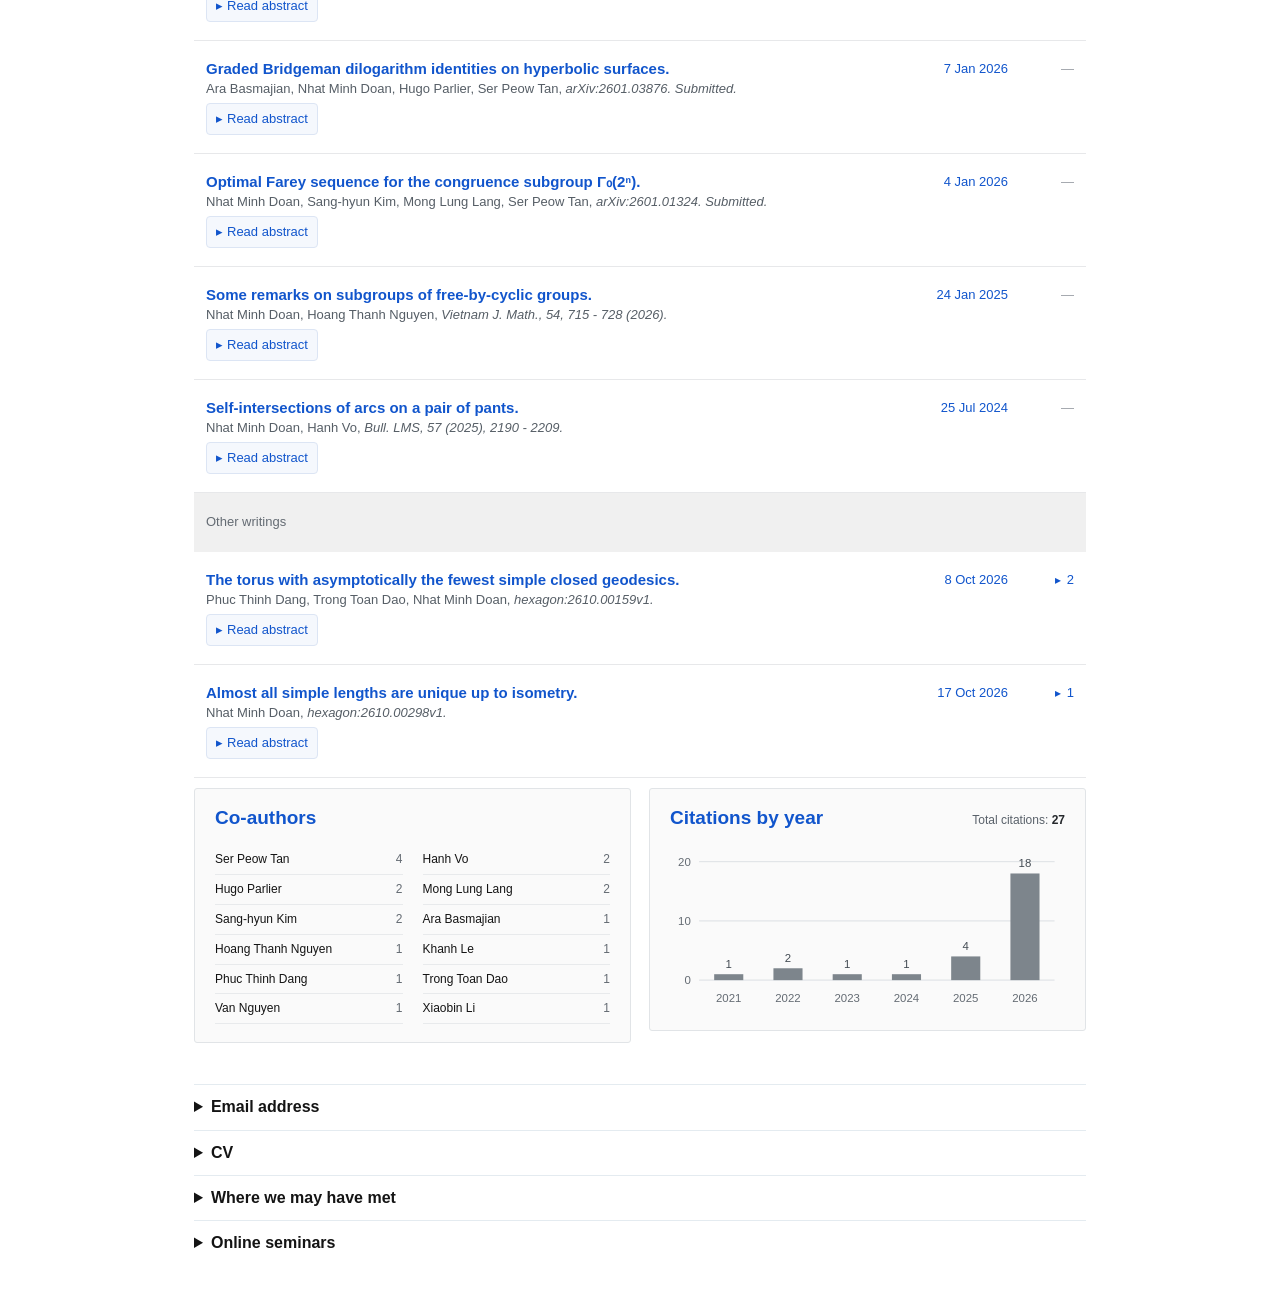
<file: docs/papers/index.html>
<!doctype html><html lang="en"><head><meta charset="utf-8">
<meta name="viewport" content="width=device-width, initial-scale=1">
<title>List of papers — Nhat Minh Doan</title><link rel="canonical" href="https://minhmath.github.io/">
<script>location.replace('../' + location.search + (/^#(?:paper|related)-/.test(location.hash) ? location.hash : '#papers'));</script>
<noscript><meta http-equiv="refresh" content="0;url=../#papers"></noscript>
</head><body><a href="../#papers">Open List of papers on Bio</a></body></html>
</file>
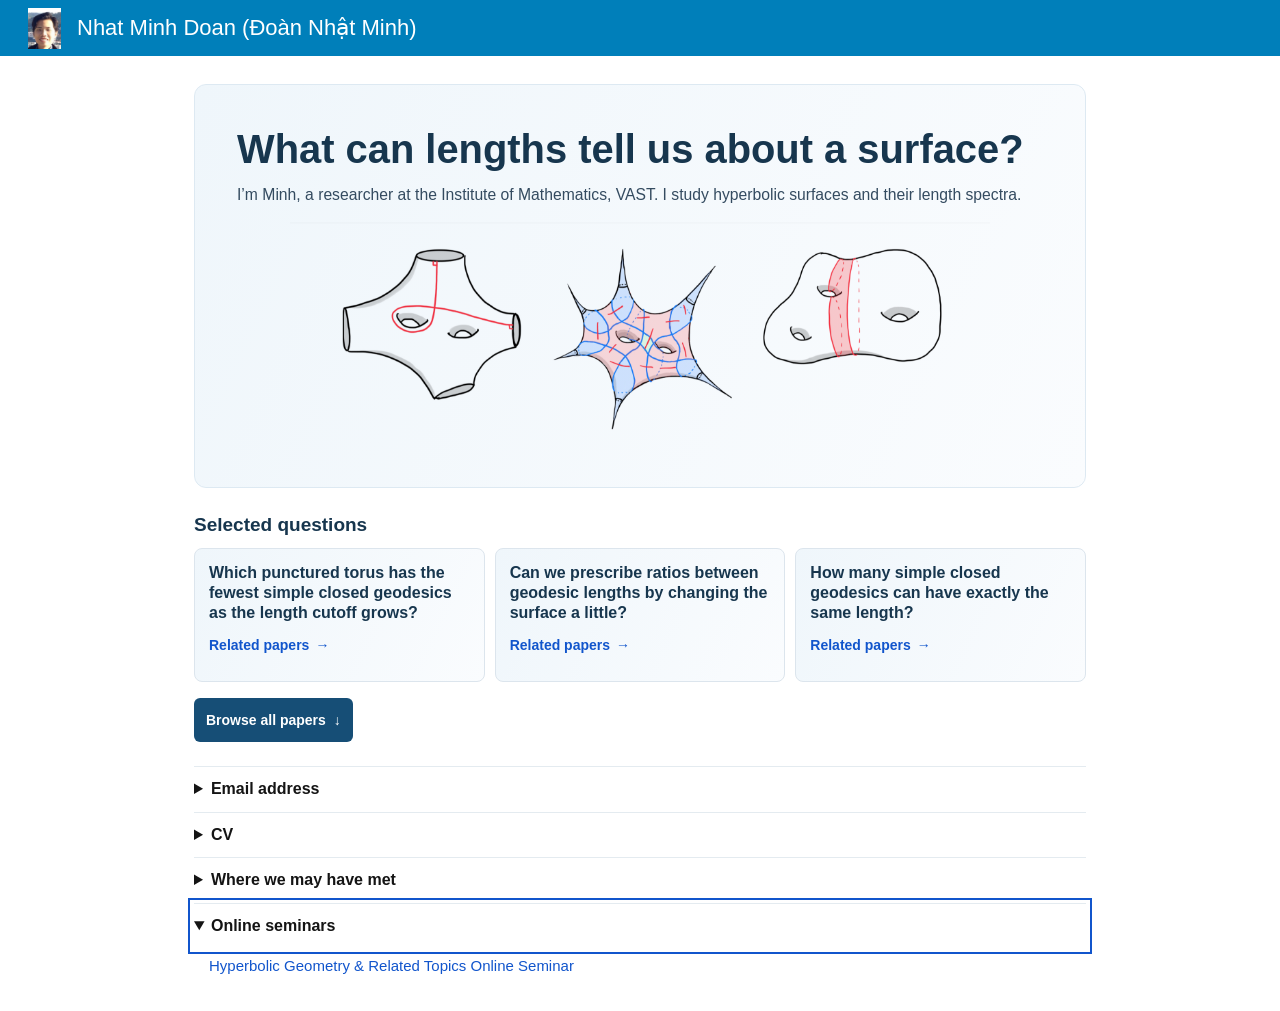
<file: docs/seminars/index.html>
<!doctype html><html lang="en"><head><meta charset="utf-8">
<meta name="viewport" content="width=device-width, initial-scale=1">
<title>Online seminars — Nhat Minh Doan</title><link rel="canonical" href="https://minhmath.github.io/">
<script>location.replace('../' + location.search + "#seminars");</script>
<noscript><meta http-equiv="refresh" content="0;url=../#seminars"></noscript>
</head><body><a href="../#seminars">Open Online seminars on Bio</a></body></html>
</file>
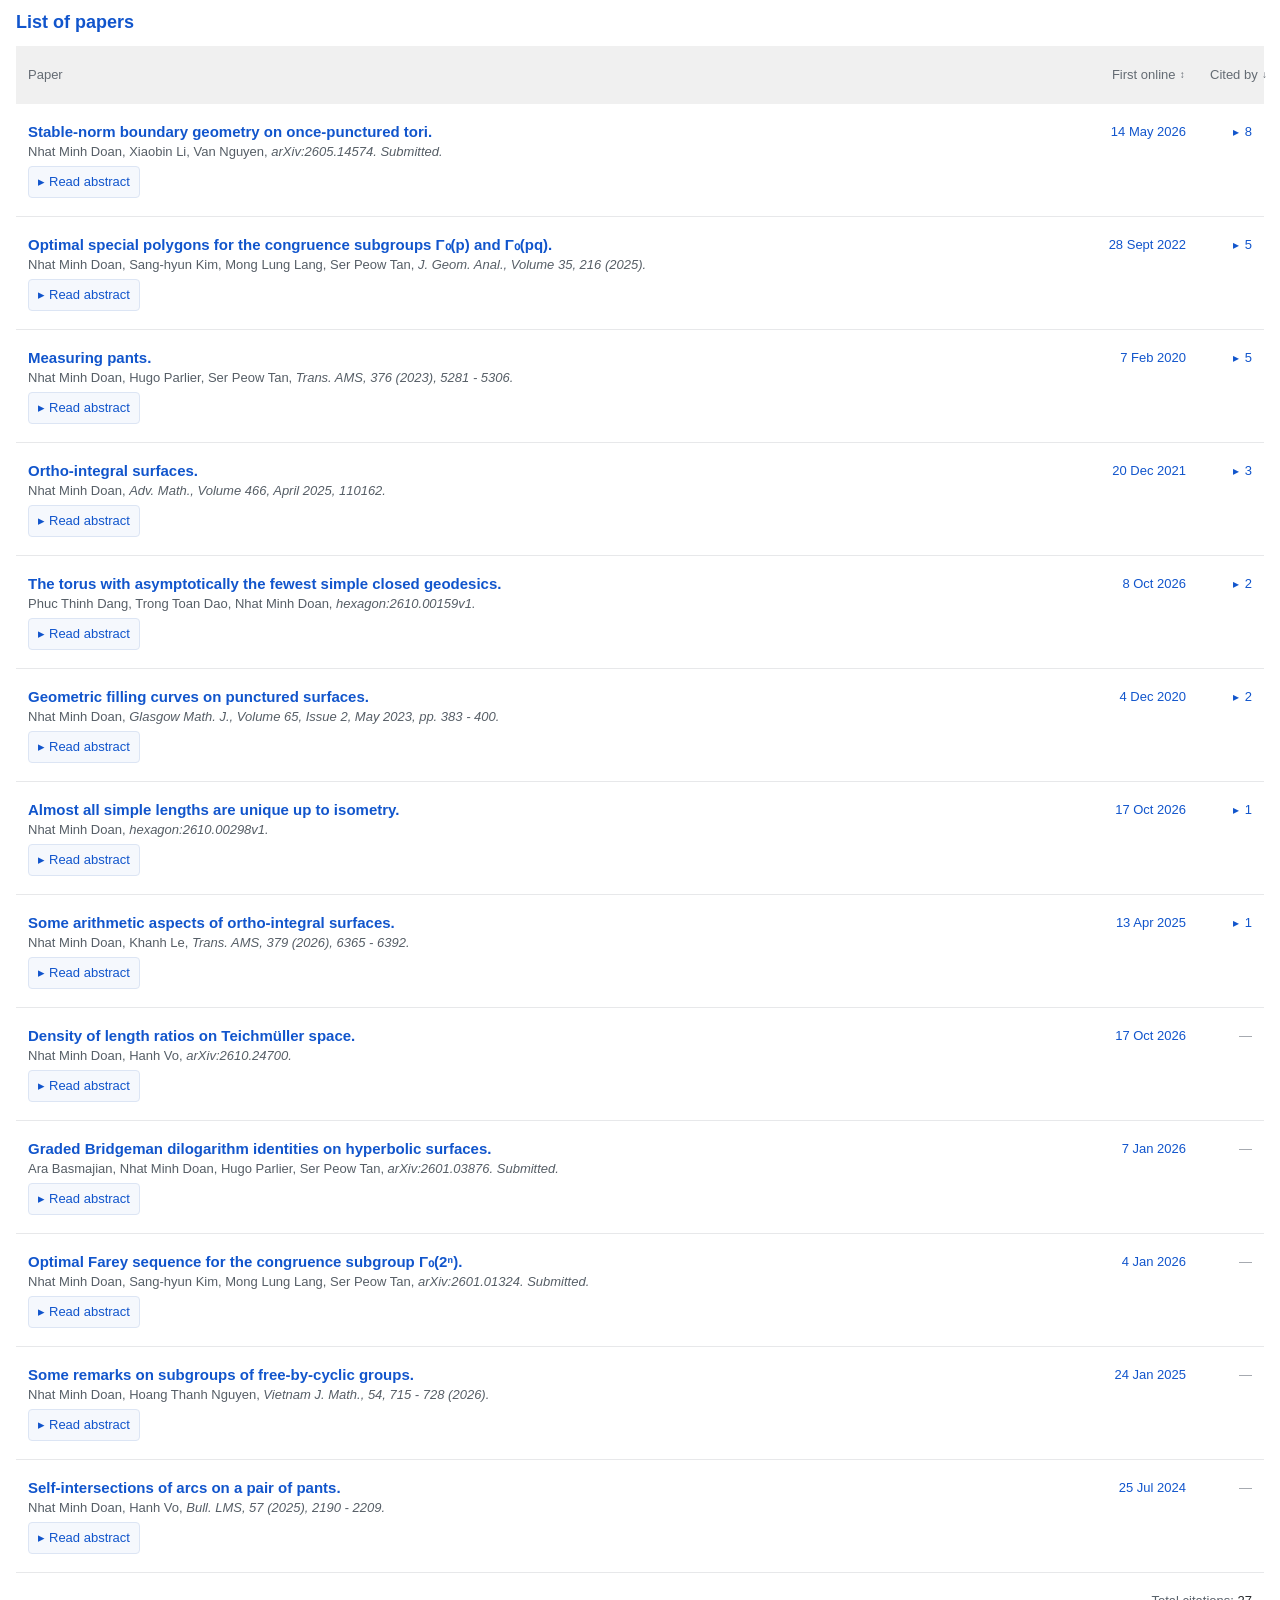
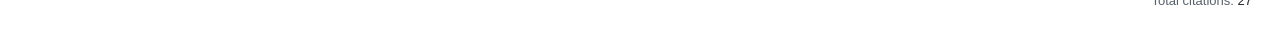
<file: docs/embed.html>
<!doctype html>
<html lang="en"><head><meta charset="utf-8">
<!-- Google tag -->
<script>
 (function(){
  var excluded=window['ga-disable-G-0R548MHC6P']===true;
  var url=new URL(window.location.href);
  var preference=url.searchParams.get('exclude_me');
  var ownerActivation=url.searchParams.get('owner_dashboard')==='1';
  if(preference==='1'||ownerActivation)excluded=true;
  try{
   if(preference==='1'||ownerActivation)localStorage.setItem('nhat-minh-doan:analytics-excluded','1');
   if(preference==='0')localStorage.removeItem('nhat-minh-doan:analytics-excluded');
   excluded=excluded||localStorage.getItem('nhat-minh-doan:analytics-excluded')==='1';
  }catch(error){}
  if(preference!==null){
   url.searchParams.delete('exclude_me');
   window.history.replaceState(null,'',url.pathname+url.search+url.hash);
  }
  window.nhatMinhAnalyticsExcluded=excluded;
  window['ga-disable-G-0R548MHC6P']=excluded;
  window.dataLayer = window.dataLayer || [];
  window.gtag=function(){window.dataLayer.push(arguments);};
  if(excluded)return;
  gtag('js', new Date());
  var tag=document.createElement('script');
  tag.async=true;
  tag.src='https://www.googletagmanager.com/gtm.js?id=GTM-NMHRF7PC';
  document.head.appendChild(tag);
 })();
</script>
<!-- End Google tag -->
<meta name="viewport" content="width=device-width, initial-scale=1">
<title>List of papers — Nhat Minh Doan</title>
<link rel="canonical" href="https://minhmath.github.io/">
<link rel="stylesheet" href="assets/site.css?v=c67faffafae4">
<link rel="stylesheet" href="assets/papers.css?v=5d789aa62cdc">
<script defer src="assets/site.js?v=731eae763f65" data-catalogue="papers.json"></script>
<script defer src="assets/papers.js?v=59c66432c4aa"></script>
</head><body class="papers-embed"><main class="papers-content">
<h1 class="paper-list-heading">List of papers</h1>
<div id="paper-load" class="paper-load" hidden>
 <span id="paper-load-status" role="status"></span>
 <button id="paper-load-retry" type="button" hidden>Try again</button>
</div>
<table aria-label="List of papers"><thead><tr class="paper-section"><th scope="col">Paper</th><th scope="col" title="Earliest documented public posting, rather than the journal issue date">First online</th><th scope="col">Cited by</th></tr></thead><tbody id="paper-rows"></tbody></table>
<div class="totals" id="totals" aria-label="Citation totals"></div>
</main></body></html>
</file>
<file: docs/assets/site.css>
:root {
  --blue: #007fba;
  --link: #1155cc;
  --site-font: Arial, Helvetica, sans-serif;
  --entry-size: 15px;
  --content: 1140px;
}
* { box-sizing: border-box; }
html { scroll-behavior: smooth; scroll-padding-top: 80px; }
body {
  margin: 0;
  background: #fff;
  color: #141414;
  font-family: var(--site-font);
  font-size: 16px;
  line-height: 1.4;
}
a { color: var(--link); text-decoration: none; }
a:hover { text-decoration: underline; }
:is(a, button, input, summary):focus-visible {
  outline: 2px solid var(--link);
  outline-offset: 4px;
}
button, input { font: inherit; }

.site-header {
  position: sticky;
  top: 0;
  z-index: 10;
  height: 56px;
  display: flex;
  align-items: center;
  justify-content: space-between;
  gap: 24px;
  padding: 0 24px 0 28px;
  background: var(--blue);
  color: white;
}
.site-name {
  display: flex;
  align-items: center;
  gap: 16px;
  font-size: 22px;
  line-height: 1.2;
  color: white;
  white-space: nowrap;
}
.site-name:hover { text-decoration: none; }
.site-header :is(a, button):focus-visible { outline-color: white; }
.site-avatar { display: block; width: 33px; height: 41px; overflow: hidden; flex-shrink: 0; }
.site-portrait { display: block; width: 100%; height: 100%; object-fit: cover; transform: scale(1.85); transform-origin: 50% 30%; }

.content-width { width: calc(100% - 64px); max-width: var(--content); margin-inline: auto; }
.intro { max-width: 892px; padding-block: 28px 34px; }
.home-intro, .featured-paper { background: linear-gradient(115deg, #eff6fb, #fafcfe); }
.home-intro {
  padding: clamp(20px, 5vw, 42px);
  container-type: inline-size;
  isolation: isolate;
  border: 1px solid #dde9f2;
  border-radius: 12px;
}
.research-question {
  margin: 0;
  color: #17364e;
  font-size: clamp(13px, calc(4.4vw - 4px), 40px);
  font-size: clamp(13px, 4.95cqi, 42px);
  font-weight: 700;
  line-height: 1.12;
}
.intro-copy {
  margin: 12px 0 0;
  color: #344b60;
  font-size: clamp(14px, 1.95cqi, 16px);
}
.home-actions { display: flex; flex-wrap: wrap; gap: 8px; margin-block: 16px 24px; }
.home-actions :is(a, button) {
  display: inline-flex;
  align-items: center;
  justify-content: center;
  gap: 8px;
  min-height: 44px;
  padding: 8px 12px;
  border-radius: 6px;
  font-size: 14px;
  font-weight: 600;
}
.home-primary { background: #164e76; color: white; }
button.home-primary { border: 0; cursor: pointer; }
button.home-primary[aria-expanded="true"] span { transform: rotate(180deg); }
.home-primary:hover { background: #123d5d; text-decoration: none; }
.featured-papers { margin-top: 24px; }
.featured-papers h2 { margin: 0 0 10px; color: #17364e; font-size: 19px; }
.featured-grid { display: grid; grid-template-columns: repeat(3, minmax(0, 1fr)); gap: 10px; }
.featured-paper {
  position: relative;
  display: flex;
  flex-direction: column;
  min-width: 0;
  padding: 14px;
  border: 1px solid #dce5ed;
  border-radius: 8px;
  color: #17364e;
}
.featured-paper h3 { margin: 0; font-size: 16px; line-height: 1.25; }
.featured-action {
  display: inline-flex;
  align-items: center;
  align-self: flex-start;
  gap: 6px;
  min-height: 44px;
  margin-top: auto;
  font-size: 14px;
  font-weight: 600;
}
.featured-action::after {
  content: "";
  position: absolute;
  inset: 0;
  border-radius: 8px;
}
.featured-action:focus-visible { outline: none; }
.featured-action:focus-visible::after { outline: 2px solid var(--link); outline-offset: 4px; }
.bio-section, .email-row { border-top: 1px solid #e4ebf0; }
.bio-section > summary, .email-toggle {
  min-height: 44px;
  padding: 11px 0;
  font-size: 1rem;
  font-weight: 600;
  list-style-position: inside;
  cursor: pointer;
  -webkit-text-size-adjust: 100%;
  text-size-adjust: 100%;
}
#academic-background:not([open]),
#papers:not([open]) { display: none; }
.email-row { display: flex; flex-wrap: wrap; align-items: baseline; gap: 0 .5em; }
.email-disclosure:not([open]) { flex-basis: 100%; }
.email-address { display: none; margin-inline-start: 1.5em; white-space: nowrap; }
.email-disclosure[open] + .email-address { display: inline-block; }
.background-list, .meeting-list, .seminar-link {
  font-size: var(--entry-size);
  line-height: 1.55;
}
.background-list, .meeting-list { margin: 8px 0 0; padding-inline-start: 2em; }
.seminar-link { margin: 6px 0 0 1em; }

.skip-link { position: fixed; top: -100px; left: 12px; z-index: 100; padding: 10px; background: white; }
.skip-link:focus { top: 8px; }
.visually-hidden {
  position: absolute;
  width: 1px;
  height: 1px;
  padding: 0;
  margin: -1px;
  overflow: hidden;
  clip: rect(0, 0, 0, 0);
  white-space: nowrap;
  border: 0;
}
.papers-content { max-width: 1600px; margin: auto; padding-block: 25px; }
.related-papers-heading { margin-bottom: 12px; }
.related-papers-heading h2 { margin: 0; color: #17364e; font-size: 19px; }
#papers > summary { display: none; }
.showing-related-papers :is(.unrelated-paper, .paper-insights) { display: none; }
.intro-illustration { width: 100%; max-width: 700px; margin: 16px auto 0; }
.intro-illustration img { display: block; width: 100%; height: auto; clip-path: inset(0.5% 0 0); mix-blend-mode: multiply; }
.paper-selected { background: #f4f8fc; }

.cv-content { max-width: 1000px; margin: 0 auto; padding-bottom: 36px; }
.cv-toolbar { display: flex; justify-content: flex-end; padding-block: 18px; font-size: 14px; }
.cv-sheet { position: relative; margin: 0 0 22px; background: white; box-shadow: 0 1px 5px #0002; }
.cv-sheet img { display: block; width: 100%; height: auto; }
.cv-link { position: absolute; display: block; }
.cv-link:hover, .cv-link:focus-visible { background: #1155cc12; }
.cv-link:focus-visible { outline-offset: 2px; }

@media (max-width: 900px) {
  .site-header { min-height: 60px; height: auto; padding: 15px 18px; gap: 12px; }
  .site-name { max-width: calc(100% - 44px); gap: 10px; font-size: 18px; white-space: normal; }
  .site-avatar { width: 26px; height: 32px; }
}
@media (max-width: 650px) {
  .content-width { width: calc(100% - 38px); }
  .intro { padding-block: 18px; }
  .home-intro { padding-inline: clamp(10px, 3vw, 20px); }
  .featured-grid { grid-template-columns: 1fr; gap: 8px; }
  .papers-content { padding-block: 14px; }
  .cv-content { padding-bottom: 18px; }
  .cv-toolbar { padding: 15px 4px; }
  .cv-sheet { margin-bottom: 12px; }
}
@media (prefers-reduced-motion: reduce) {
  html { scroll-behavior: auto; }
}
</file>
<file: docs/assets/papers.css>
.papers-content{line-height:1.55}.papers-content table{width:100%;border-collapse:collapse;table-layout:fixed}.papers-content th,.papers-content td{text-align:left;vertical-align:top;padding:18px 12px;border-bottom:1px solid #e7e8ea}.papers-content th,.papers-content .paper-section h2{font-size:13px;font-weight:500;color:#646b73}.papers-content th:nth-child(2){width:105px;text-align:right;white-space:nowrap}.papers-content th:last-child{width:66px;text-align:right;white-space:nowrap}.papers-content :is(a, summary, button):focus-visible{outline-offset:3px}.date,.citation-count{font-size:13px}.date{white-space:nowrap}.papers-content .date,.papers-content .citation-count{text-align:right}.citation-toggle{border:0;background:none;color:#1155cc;font:inherit;padding:0;cursor:pointer}.citation-toggle:before{content:'▸';display:inline-block;margin-right:6px;font-size:.9em}.citation-toggle[aria-expanded="true"]:before{content:'▾'}.detail-content{margin:10px 0 3px;padding:14px 18px;max-width:100ch;background:#fafafa;border:1px solid #e4e6e8;border-radius:2px}.citing-row .detail-content{background:#fff}.abstract-text{white-space:normal;overflow-wrap:break-word;font-size:16px;line-height:1.6;text-align:justify;text-align-last:left;hyphens:auto}.abstract-source{font-size:12px;margin-top:7px}.abstract-text mjx-container[display="true"]{overflow-x:auto;overflow-y:hidden;max-width:100%}.empty{color:#9a9fa5}.paper-section>th,.paper-section>td{background:#f0f0f0;padding:19px 12px;border-bottom:0;vertical-align:middle}.paper-list-heading{font-weight:700;font-size:18px;line-height:1.2;color:#1155cc;margin:0}.citing-row[hidden]{display:none}.citing-row>td{padding:0 12px 22px}.citation-list{list-style:none;padding:18px 20px;margin:5px 0 0 32px;background:#f4f4f4;font-size:18px;line-height:1.3}.citation-list>li{margin:0 0 22px;padding-left:3px}.citation-list>li:last-child{margin-bottom:0}.citing-heading{display:grid;grid-template-columns:minmax(0,1fr) auto;gap:24px;align-items:start}.citing-date{font-size:12px;white-space:nowrap;text-align:right;color:#59616a}.totals{padding:18px 12px;font-size:13px;color:#59616a;text-align:right}.totals strong{color:#25282c;font-weight:500}@media(max-width:650px){.papers-content th,.papers-content td{padding:15px 5px}.papers-content th,.papers-content .paper-section h2{font-size:11px}.papers-content th:first-child{width:auto}.papers-content th:nth-child(2){width:88px}.papers-content th:last-child{width:60px}.date,.citation-count{font-size:11px}.date{white-space:normal}.abstract-text{font-size:15px}.detail-content{padding:11px 9px}.citation-toggle:before{margin-right:3px}.citing-row>td{padding:0 5px 18px}.citation-list{padding:14px 12px;margin-left:10px}.citing-heading{gap:12px;grid-template-columns:minmax(0,1fr) 72px}.citing-date{font-size:11px;white-space:normal}.paper-section>th,.paper-section>td{padding:17px 5px}.totals{padding:15px 5px}}

.paper-section h2 {
  margin: 0;
  line-height: inherit;
}

.paper-load {
  margin: 0 0 12px;
  color: #475b6b;
  font-size: 14px;
}
.paper-load button {
  margin-inline-start: 6px;
  padding: 4px 8px;
  border: 1px solid #dce5f4;
  border-radius: 4px;
  background: #f5f8fd;
  color: var(--link);
  cursor: pointer;
}

.papers-embed {
  padding: 12px 16px;
}
.papers-embed .papers-content {
  padding: 0;
}
.paper-list-heading {
  margin-bottom: 12px;
}
@media (max-width: 650px) {
  .papers-embed {
    padding: 4px;
  }
}

.paper-copy {
  min-width: 0;
  line-height: 20px;
}
.paper-copy .paper,
.paper-copy .paper-meta {
  overflow-wrap: anywhere;
}
.paper-copy .paper {
  font-size: var(--entry-size);
  font-weight: 600;
}
.paper-copy .paper-meta {
  color: #565e66;
  font-size: 13px;
}
.abstract-details > summary {
  display: flex;
  align-items: center;
  width: fit-content;
  box-sizing: border-box;
  min-height: 32px;
  margin-top: 4px;
  padding: 4px 9px;
  border: 1px solid #dce5f4;
  border-radius: 4px;
  background: #f5f8fd;
  color: #1155cc;
  font-size: 13px;
  font-weight: 500;
  white-space: nowrap;
  cursor: pointer;
}
.abstract-details > summary:hover {
  background: #eaf1fc;
}
.abstract-details .abstract-hide,
.abstract-details[open] .abstract-read {
  display: none;
}
.abstract-details[open] .abstract-hide {
  display: inline;
}
@media (pointer: coarse), (max-width: 650px) {
  .abstract-details > summary {
    min-height: 44px;
  }
}
.abstract-details > summary::-webkit-details-marker {
  display: none;
}
.abstract-details > summary::before {
  content: '▸';
  margin-inline-end: 4px;
}
.abstract-details[open] > summary::before {
  content: '▾';
}

.paper-insights{display:grid;align-items:start;grid-template-columns:repeat(2,minmax(0,1fr));gap:18px;margin:10px 0 16px}.paper-insights[hidden]{display:none}.insight-box{min-width:0;border:1px solid #e1e4e7;background:#fafafa;border-radius:3px;padding:18px 20px}.insight-box h2{font-size:19px;line-height:1.2;color:#1155cc;margin:0 0 16px}.citation-chart{display:block;width:100%;height:auto;max-height:180px;overflow:visible}.citation-chart text{font-size:11px;fill:#646b73}.citation-chart .bar-value{fill:#424a52}.citation-chart .chart-grid{stroke:#e2e5e8;stroke-width:1}.citation-chart .chart-bar{fill:#7d858c}.citation-year-button{cursor:pointer}.citation-year-button .chart-target{fill:transparent}.citation-year-button:hover .chart-bar,.citation-year-button:focus-visible .chart-bar,.citation-year-button[aria-expanded="true"] .chart-bar{fill:#007fba}.citation-year-button:focus-visible{outline:none}.citation-year-button:focus-visible .chart-target{fill:#1155cc0d;stroke:#1155cc;stroke-width:1}.coauthor-list{display:grid;grid-template-columns:repeat(2,minmax(0,1fr));gap:0 20px;list-style:none;padding:0;margin:0;font-size:12px;line-height:1.4}.coauthor-list li{display:flex;justify-content:space-between;gap:8px;padding:6px 0;border-bottom:1px solid #e8eaec}.coauthor-list .coauthor-name{min-width:0;overflow-wrap:break-word}.coauthor-list .joint-count{color:#646b73;font-variant-numeric:tabular-nums;flex-shrink:0}
@media(max-width:650px){.paper-insights{grid-template-columns:1fr;max-width:430px;gap:14px;margin:10px auto 12px}.insight-box{padding:16px 18px}.insight-box h2{font-size:18px;margin-bottom:14px}.coauthor-list{gap:0 16px}}

.citation-audit{margin-top:10px;font-size:12px;line-height:1.5}.citation-audit[hidden],.citation-year-audit[hidden]{display:none}.citation-year-audit{border-top:1px solid #e1e4e7;margin-top:14px;padding-top:12px}.citation-year-audit h3{font-size:13px;font-weight:500;margin:0 0 8px;color:#424a52}.citation-year-audit ol{margin:0;padding-left:18px}.citation-year-audit li{margin:0 0 10px;padding-left:2px}.citation-work-count{color:#646b73;white-space:nowrap}.citation-year-audit small{display:block;color:#646b73;font-size:11px;line-height:1.5}

.paper-sort{display:inline-flex;align-items:center;gap:3px;border:0;background:transparent;padding:0;color:inherit;font:inherit;cursor:pointer;white-space:nowrap}.paper-sort:hover{color:#1155cc}.sort-indicator{display:inline-block;min-width:.75em;font-size:10px;line-height:1}.sort-status{position:absolute;width:1px;height:1px;padding:0;margin:-1px;overflow:hidden;clip:rect(0,0,0,0);white-space:nowrap;border:0}
.insight-heading{display:flex;align-items:baseline;justify-content:space-between;gap:10px;margin-bottom:16px}.insight-heading h2{margin:0}.insight-heading .totals{padding:0;margin:0;white-space:nowrap;font-size:12px;line-height:1.2}.insight-heading .totals strong{font-weight:700}
@media(max-width:650px){.insight-heading{margin-bottom:14px}}
</file>
